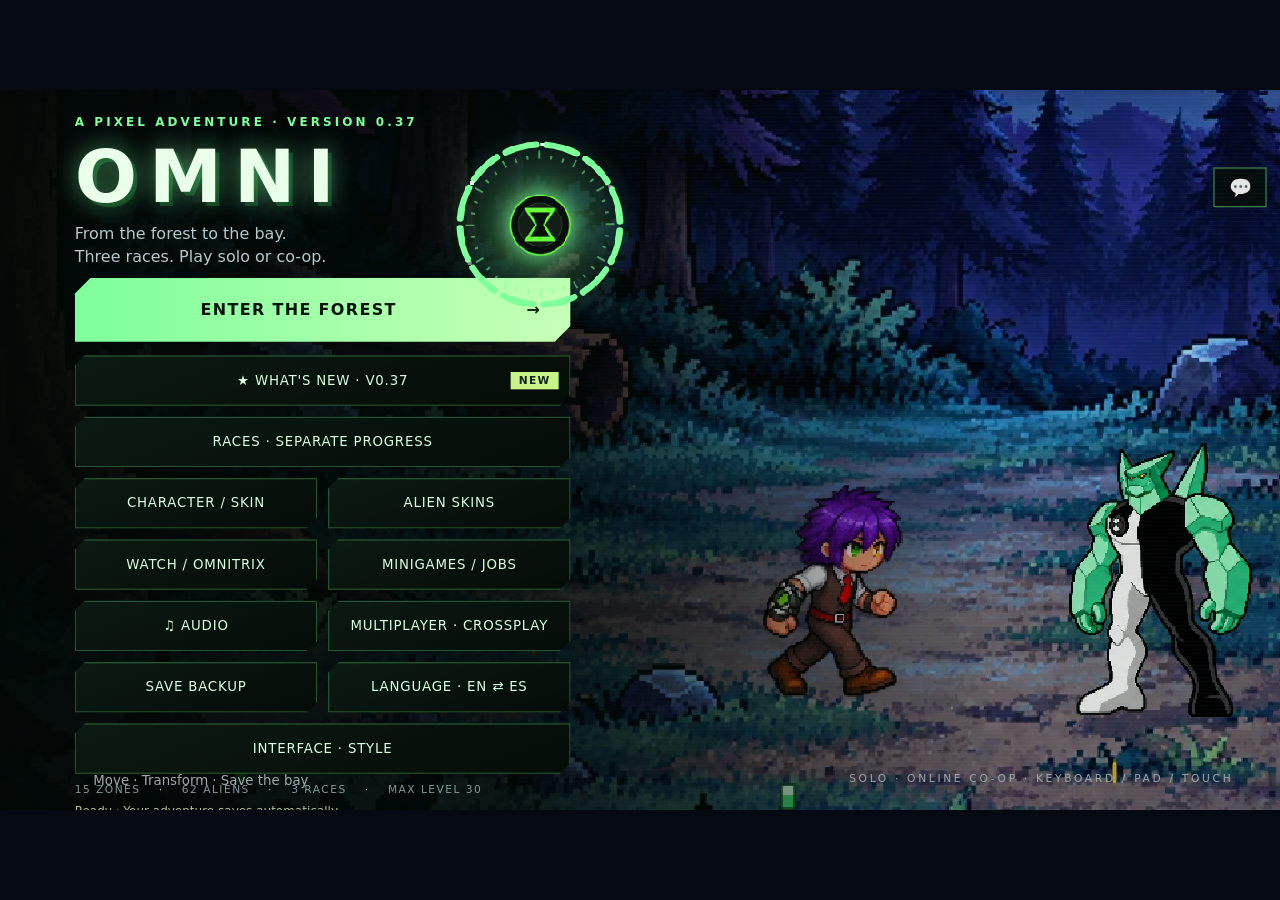
<file: index.html>
<!doctype html>
<html lang="es"><head><meta charset="utf-8"><meta name="viewport" content="width=device-width,initial-scale=1,maximum-scale=1,user-scalable=no,viewport-fit=cover"><meta name="theme-color" content="#0c1421"><title>OMNI</title><link rel="preconnect" href="https://fonts.googleapis.com"><link rel="stylesheet" href="https://fonts.googleapis.com/css2?family=Bangers&family=Share+Tech+Mono&display=swap"><link rel="icon" type="image/png" href="assets/logo-classic.png"><link rel="apple-touch-icon" href="assets/logo-classic.png"><script>window.OMNI_LOCAL_BUILD=73;</script><script>(function(){var R='https://omni-game.github.io/';window.OMNI_REMOTE=R;try{var apk=location.protocol==='file:'&&!window.__omniSingle,v=+localStorage.getItem('omni-remote')||0;if(apk&&v>(window.OMNI_LOCAL_BUILD||0)&&navigator.onLine!==false){document.write('<base href="'+R+'">');window.OMNI_REMOTE_ON=v;}}catch(e){}})();</script><link rel="stylesheet" href="style.css"><link rel="stylesheet" href="rhythm.css"><link rel="stylesheet" href="cooking.css"><link rel="stylesheet" href="ui.css"><link rel="stylesheet" href="watch.css"><link rel="stylesheet" href="tech.css"><link rel="stylesheet" href="themes.css"><link rel="stylesheet" href="extra.css"></head>
<body><main id="game"><canvas id="world" width="960" height="540"></canvas>
<div id="hud" class="hidden">
 <section class="vitals panel"><div class="identity"><span id="form">HUMANO</span><b id="level">NV. 1</b></div><div class="bar hp"><i id="hpfill"></i><span id="hptext">100 / 100</span></div><div class="bar xp"><i id="xpfill"></i></div><small id="xptext">0 / 60 EXP</small></section>
 <section class="omni panel"><div class="identity"><span id="energyname">OMNITRIX</span><b id="batterytext">100%</b></div><div class="bar battery"><i id="batteryfill"></i></div><small id="batteryhint">Listo para transformar</small><div class="mastery"><span id="masterylabel">MAESTRÍA HEATBLAST</span><b id="masterytext">0%</b></div><div class="bar masterybar"><i id="masteryfill"></i></div></section>
 <button id="mapbtn" class="panel" aria-label="Abrir mapa"><canvas id="minimap" width="110" height="62"></canvas><span>MAPA · M</span></button><button id="pause" class="smallbtn" aria-label="Pausa">Ⅱ</button>
 <button id="mission" class="mission panel"><span class="tiny">MISIÓN 01 · EL CLARO</span><strong id="questtext">Habla con Max</strong><span id="questsub">Acércate a Max ◆</span></button>
 <button id="treebtn" class="tree-button">ÁRBOL · 0 PT</button><div id="regen"></div><div id="bossbar" class="hidden"></div><div id="coins" class="panel">◈ 0 MONEDAS</div><span id="clock">LUNA ALTA</span><div id="toast" role="status"></div>
 <div id="kbhint" class="panel"><b>WASD</b>MOVER <b>E</b>HABLAR<br><b>J</b><b>CLIC</b>ATACAR <b>1-6</b>PODERES<br><b>Q</b>OMNITRIX <b>RUEDA</b>ALIEN<br><b>ESPACIO</b>SALTAR / ESQUIVAR<br><b>SHIFT</b>MOVER RÁPIDO<br><b>U</b>ESPECIAL <b>F</b>DESLIZAR <b>M</b>MAPA<br><b>K</b>ÁRBOL <b>ESC</b>PAUSA</div><div id="joystick" aria-label="Palanca de movimiento"><div class="joystick-ring"></div><span class="jup">▲</span><span class="jdown">▼</span><span class="jleft">◀</span><span class="jright">▶</span><div id="stick"></div></div>
 <button id="transform" class="transform"><span class="hourglass" aria-hidden="true"></span><strong id="transformlabel">TRANSFORMAR</strong><small id="transformhint">HEATBLAST</small></button>
 <button id="special" class="special hidden"></button><div id="dial" class="panel"><span id="dialname">HEATBLAST</span><button id="dialprev" aria-label="Alien anterior">◀</button><canvas id="dialportrait" width="52" height="52"></canvas><button id="dialnext" aria-label="Alien siguiente">▶</button><small id="dialmastery">MAESTRÍA 0%</small></div><div id="lawstatus" class="panel">KARMA 0 · SIN BÚSQUEDA</div><div id="shieldstatus" class="hidden"></div><button id="talk" class="talk hidden">◆ HABLAR</button>
 <button id="slide" class="slide-button hidden"><strong>DESLIZAR</strong><small>LISTO · F</small></button><button id="jump" class="jump-button">SALTAR · J</button><div id="fullpower" class="hidden"><span></span><i></i></div><div id="lanstatus" class="hidden"></div><button id="moreattacks" class="more-button">ATAQUES V–VI →</button><div id="attacks"><button data-skill="0" class="attack"><b>Ⅰ</b><span>PUÑO</span><small>LISTO</small></button><button data-skill="1" class="attack"><b>Ⅱ</b><span>RÁFAGA</span><small>M 15</small></button><button data-skill="2" class="attack"><b>Ⅲ</b><span>ANILLO</span><small>M 40</small></button><button data-skill="3" class="attack"><b>Ⅳ</b><span>METEORO</span><small>M 75</small></button></div>
</div>
<section id="menu" class="overlay"><div class="menu-content"><span class="eyebrow">UNA AVENTURA PIXEL · VERSIÓN 0.37</span><h1>OMNI</h1><p>Del bosque a la bahía.<br>Tres razas. Juega solo o en co-op.</p><button id="play" class="primary">ENTRAR AL BOSQUE <span>→</span></button><div class="menu-grid"><button id="racebtn" class="skin-menu-button wide">RAZAS · PROGRESOS SEPARADOS</button><button id="skins" class="skin-menu-button">PERSONAJE / SKIN</button><button id="alienskins" class="skin-menu-button">SKINS DE ALIENS</button><button id="oxbtn" class="skin-menu-button">RELOJ / OMNITRIX</button><button id="jobsbtn">MINIJUEGOS / TRABAJOS</button><button id="musicbtn" class="music-menu-button">♫ AUDIO</button><button id="lanbtn" class="music-menu-button">MULTIJUGADOR · CROSSPLAY</button><button id="backupbtn" class="music-menu-button">COPIA DE SEGURIDAD</button><button id="langbtn" class="music-menu-button">IDIOMA</button><button id="uibtn" class="music-menu-button wide">INTERFAZ · ESTILO</button></div><div class="menu-notes">15 ZONAS <em>·</em> 62 ALIENS <em>·</em> 3 RAZAS <em>·</em> NIVEL MÁX. 30</div><p id="loading">Preparando el bosque…</p></div><div class="menu-bottom">Mueve · Transfórmate · Salva la bahía <span>SOLO · CO-OP ONLINE · TECLADO / MANDO / TÁCTIL</span></div></section>
<canvas id="watchsel" class="hidden" width="960" height="540"></canvas><canvas id="watchfx" class="hidden" width="960" height="540"></canvas><canvas id="storyfx" class="hidden" width="960" height="540"></canvas>
<section id="modal" class="overlay hidden"><article class="dialog panel"><span id="dialogeyebrow" class="eyebrow"></span><h2 id="dialogtitle"></h2><div id="dialogbody"></div><div id="dialogbuttons"></div></article></section>
<div id="rotate">↻<strong>Gira tu teléfono</strong><span>El bosque se juega en horizontal.</span></div>
</main><script src="i18n-en-1.js"></script><script src="i18n-en-2.js"></script><script src="i18n-en-3.js"></script><script src="i18n-en-4.js"></script><script src="roster.js"></script><script src="alien-sheets.js"></script><script src="cutscenes.js"></script><script src="storyboards.js"></script><script src="watch-layers.js"></script><script src="prime-frames.js"></script><script src="i18n.js"></script><script src="rtc.js"></script><script src="peer.min.js"></script><script src="room.js"></script><script src="world.js"></script><script src="v3-assets.js"></script><script src="v4-assets.js"></script><script src="v5-assets.js"></script><script src="v6-assets.js"></script><script src="v7-assets.js"></script><script src="v8-assets.js"></script><script src="v9-assets.js"></script><script src="cooking.js"></script><script src="rhythm-chart.js"></script><script src="rhythm.js"></script><script src="sound.js"></script><script src="music.js"></script><script src="extra.js"></script><script src="game.js"></script><script>if(window.OMNI_REMOTE_ON&&!window.OMNI_BOOTED){try{localStorage.removeItem("omni-remote")}catch(e){}location.reload()}</script></body></html>
</file>
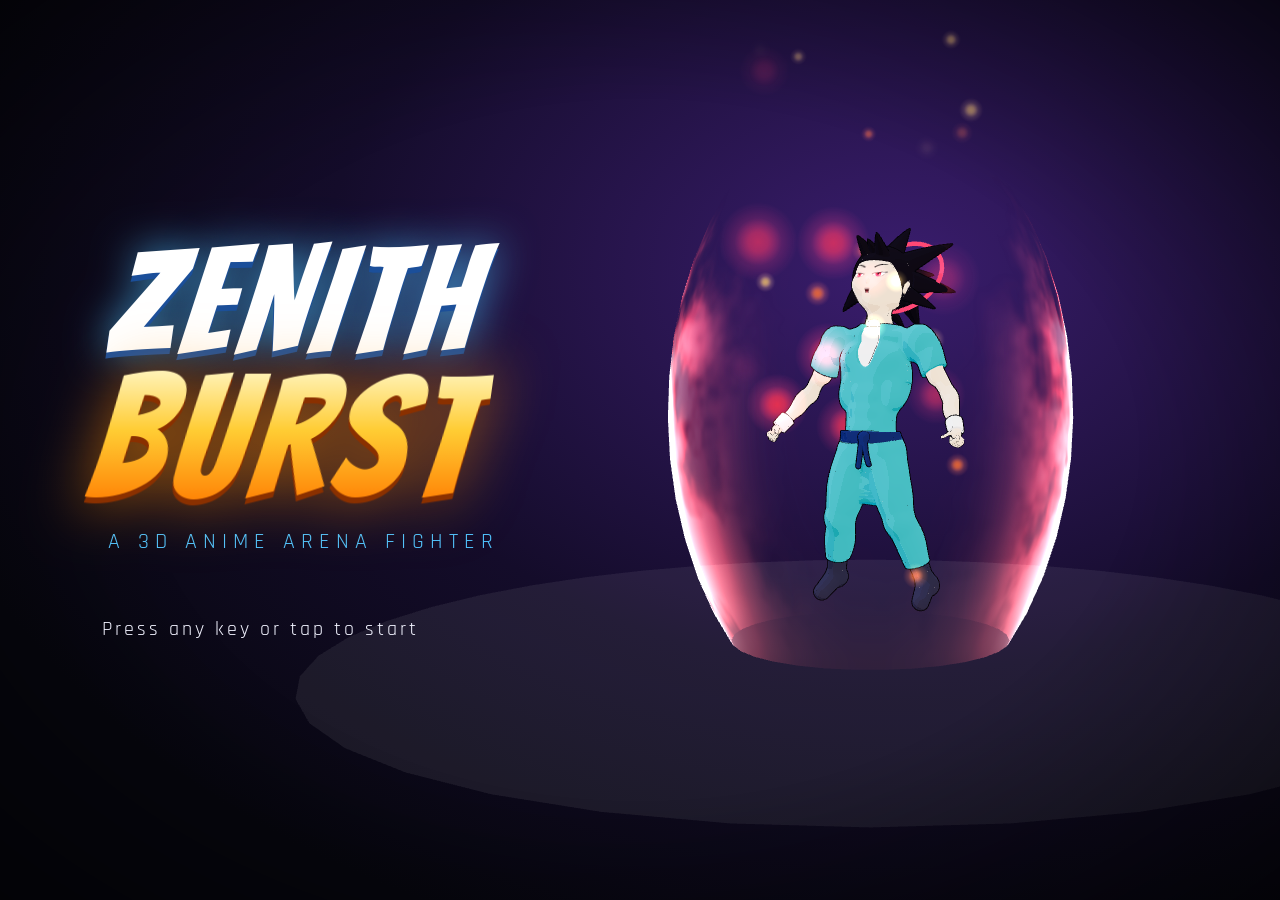
<file: saga/index.html>
<!doctype html>
<html lang="en">
<head>
<meta charset="utf-8">
<meta name="viewport" content="width=device-width,initial-scale=1,maximum-scale=1,user-scalable=no,viewport-fit=cover">
<meta name="theme-color" content="#07070f">
<title>Zenith Burst</title>
<link rel="preconnect" href="https://fonts.googleapis.com">
<link rel="stylesheet" href="https://fonts.googleapis.com/css2?family=Bangers&family=Rajdhani:wght@500;700&display=swap">
<link rel="stylesheet" href="style.css">
</head>
<body>
<canvas id="gl"></canvas>
<div id="vignette"></div>

<!-- TITLE -->
<section id="title" class="screen show">
  <div class="logo"><span>ZENITH</span><b>BURST</b></div>
  <p class="sub">A 3D anime arena fighter</p>
  <p class="press">Press any key or tap to start</p>
</section>

<!-- MAIN MENU -->
<section id="menu" class="screen">
  <div class="logo small"><span>ZENITH</span><b>BURST</b></div>
  <nav class="menu-list">
    <button data-go="story">Story Campaign<small>Episodes, choices and What-If battles</small></button>
    <button data-go="select">Battle<small>Fight the CPU with any unlocked fighter</small></button>
    <button data-go="training">Training<small>Practise combos on a dummy with infinite ki</small></button>
    <button data-go="tournament">Tournament<small>8-fighter bracket in the Arena of the Throne — ring outs count</small></button>
    <button data-go="survival">Survival<small>Endless opponents, your health carries over</small></button>
    <button data-go="shop">Shop<small>Spend crystals on costumes and stages</small></button>
    <button data-go="records">Records<small>Stats and achievements</small></button>
    <button data-go="fighters">Fighters<small>Roster, forms and move lists</small></button>
    <button data-go="controls">Controls</button>
    <button data-go="settings">Settings</button>
    <a class="omni" href="../index.html">&#9664; Back to OMNI</a>
  </nav>
  <div class="progress" id="menuProgress"></div>
</section>

<!-- STORY -->
<section id="story" class="screen">
  <header><button class="back" data-go="menu">&#9664;</button><h2>Story Campaign</h2>
    <label class="diff">Difficulty <select id="storyDiff"><option value="0">Normal</option><option value="1">Hard</option></select></label></header>
  <div id="sagas"></div>
</section>

<!-- BRIEFING -->
<section id="brief" class="screen">
  <header><button class="back" data-go="story">&#9664;</button><h2 id="briefSaga"></h2></header>
  <div class="brief-card">
    <h3 id="briefName"></h3>
    <div class="vs"><span id="briefP"></span><i>VS</i><span id="briefE"></span></div>
    <p id="briefGoal" class="goal"></p>
    <p id="briefStage" class="muted"></p>
    <p id="briefTip" class="tip"></p>
    <div id="briefStars" class="stars"></div>
    <button class="primary" id="briefStart">Begin Episode</button>
  </div>
</section>

<!-- BATTLE SELECT -->
<section id="select" class="screen">
  <header><button class="back" data-go="menu">&#9664;</button><h2 id="selectTitle">Battle</h2></header>
  <div class="select-grid">
    <div class="pick"><h4>Your fighter</h4><div class="roster" id="rosterP"></div></div>
    <div class="pick"><h4 id="oppLabel">Opponent</h4><div class="roster" id="rosterE"></div></div>
  </div>
  <div class="options">
    <label id="optStageWrap">Stage <select id="optStage"></select></label>
    <label>Costume <select id="optCostume"></select></label>
    <label>Start form <select id="optForm"></select></label>
    <label id="optDiffWrap">CPU <select id="optDiff"><option value="0.25">Easy</option><option value="0.5" selected>Normal</option><option value="0.75">Hard</option><option value="0.95">Legend</option></select></label>
    <label id="optDummyWrap">Dummy <select id="optDummy"><option value="dummy">Stand still</option><option value="0.15">Fight back (weak)</option><option value="0.5">Fight back (normal)</option></select></label>
    <button class="primary" id="selectStart">FIGHT!</button>
  </div>
</section>

<!-- TOURNAMENT BRACKET -->
<section id="bracket" class="screen">
  <header><button class="back" data-go="menu">&#9664;</button><h2>Throne Cup</h2></header>
  <div class="bracket" id="bracketView"></div>
  <p class="muted" id="bracketNote"></p>
  <div class="options"><button class="primary" id="bracketGo">Fight next match</button></div>
</section>

<!-- SHOP -->
<section id="shop" class="screen">
  <header><button class="back" data-go="menu">&#9664;</button><h2>Shop</h2><span class="crystals" id="shopCrystals"></span></header>
  <div class="shop-cols">
    <div class="pick"><h4>Costumes</h4><label class="muted">Fighter <select id="shopFighter"></select></label><div id="shopCostumes" class="shop-list"></div></div>
    <div class="pick"><h4>Stages</h4><div id="shopStages" class="shop-list"></div></div>
  </div>
</section>

<!-- RECORDS -->
<section id="records" class="screen">
  <header><button class="back" data-go="menu">&#9664;</button><h2>Records</h2></header>
  <div class="shop-cols">
    <div class="pick"><h4>Stats</h4><div id="recStats" class="rec-stats"></div></div>
    <div class="pick"><h4>Achievements</h4><div id="recAch" class="shop-list"></div></div>
  </div>
</section>

<!-- FIGHTERS -->
<section id="fighters" class="screen">
  <header><button class="back" data-go="menu">&#9664;</button><h2>Fighters</h2></header>
  <div class="roster wide" id="rosterF"></div>
  <div class="fighter-info" id="fighterInfo"></div>
</section>

<!-- CONTROLS -->
<section id="controls" class="screen">
  <header><button class="back" data-go="menu">&#9664;</button><h2>Controls</h2></header>
  <div class="ctl">
    <table>
      <tr><th>Action</th><th>Around WASD</th><th>Two hands</th><th>Gamepad</th></tr>
      <tr><td>Move / strafe around enemy</td><td>W A S D</td><td>W A S D</td><td>Left stick</td></tr>
      <tr><td>Fly up / down</td><td>Space / C</td><td>Space / C</td><td>Right stick &#8597; or D-pad</td></tr>
      <tr><td>Dash (tap = step / hold = boost)</td><td>Shift</td><td>Shift</td><td>A</td></tr>
      <tr><td>Rush combo (tap up to 5x)</td><td>F</td><td>J</td><td>X</td></tr>
      <tr><td>Smash (hold to charge, breaks guard)</td><td>G</td><td>K</td><td>B</td></tr>
      <tr><td>Ki blast</td><td>R</td><td>L</td><td>Y</td></tr>
      <tr><td>Charge ki (keep holding at full = SPARKING)</td><td>E</td><td>I</td><td>LB</td></tr>
      <tr><td>Guard (press just before a hit = VANISH)</td><td>Q</td><td>O</td><td>RB</td></tr>
      <tr><td>Super 1 / Super 2</td><td>X + F / X + G</td><td>U + J / U + K</td><td>RT + X / RT + B</td></tr>
      <tr><td>Ultimate (only while Sparking)</td><td>X + R</td><td>U + L</td><td>RT + Y</td></tr>
      <tr><td>Burst out of combos (2 skill orbs)</td><td>X + Q</td><td>U + O</td><td>RT + RB</td></tr>
      <tr><td>Transform (costs skill orbs)</td><td>Z</td><td>T or H</td><td>D-pad &#8596;</td></tr>
      <tr><td>Jump to highest affordable form (+1 orb)</td><td>X + Z</td><td>U + T</td><td>RT + D-pad &#8596;</td></tr>
      <tr><td>Chase a flying enemy (40 ki)</td><td>F after a knockback</td><td>J after a knockback</td><td>X</td></tr>
      <tr><td>Recover when knocked away</td><td>Q or Shift</td><td>O or Shift</td><td>RB or A</td></tr>
      <tr><td>Pause</td><td>Esc</td><td>P</td><td>Start</td></tr>
      <tr><td>Beam clash</td><td colspan="3">Mash any attack button!</td></tr>
    </table>
    <p class="muted">On touch screens, on-screen buttons appear during battle. Tap <b>SUPER</b> to arm it, then tap Rush / Smash / Blast / Guard.</p>
  </div>
</section>

<!-- SETTINGS -->
<section id="settings" class="screen">
  <header><button class="back" data-go="menu">&#9664;</button><h2>Settings</h2></header>
  <div class="ctl">
    <label class="row">Sound effects <input type="range" id="volSfx" min="0" max="1" step="0.05"></label>
    <label class="row">Music <input type="range" id="volMusic" min="0" max="1" step="0.05"></label>
    <label class="row">Graphics <select id="quality"><option value="high">High</option><option value="low">Low (faster)</option></select></label>
    <button id="resetSave" class="danger">Reset story progress</button>
  </div>
</section>

<!-- HUD -->
<div id="hud" class="hidden">
  <div class="side p1"><div class="port" id="h1port"></div><div class="bars"><div class="nm"><b id="h1name"></b><i id="h1form"></i></div><div class="hp"><i id="h1hp"></i><s id="h1hpd"></s></div><div class="ki" id="h1ki"></div><div class="orbs" id="h1orbs"></div></div></div>
  <div class="timer" id="htimer">&#8734;</div>
  <div class="side p2"><div class="port" id="h2port"></div><div class="bars"><div class="nm"><b id="h2name"></b><i id="h2form"></i></div><div class="hp"><i id="h2hp"></i><s id="h2hpd"></s></div><div class="ki" id="h2ki"></div><div class="orbs" id="h2orbs"></div></div></div>
  <div class="combo c1" id="combo1"></div>
  <div class="combo c2" id="combo2"></div>
  <div id="banner"></div>
  <div id="toast"></div>
  <div id="goal"></div>
  <div id="mash" class="hidden"><b>MASH!</b><div><i id="mashBar"></i></div></div>
  <div id="superList" class="hidden"></div>
  <div id="hint">F Rush · G Smash · R Blast · E Charge · Q Guard · Shift Dash · X+F/G Super · X+R Ultimate · Z Transform · Esc Pause</div>
  <button id="pauseBtn">&#10074;&#10074;</button>
</div>
<div id="letterbox"><i></i><i></i></div>
<div id="flash"></div>
<div id="loading"><i></i>Sculpting fighters…</div>

<!-- TOUCH -->
<div id="touch" class="hidden">
  <div class="stick"><i></i></div>
  <div class="vert"><button data-btn="rise">&#9650;</button><button data-btn="sink">&#9660;</button></div>
  <div class="acts">
    <button data-btn="mod" data-toggle class="mod">SUPER</button>
    <button data-btn="transform" class="trans">TRANS</button>
    <button data-btn="charge">CHARGE</button>
    <button data-btn="guard">GUARD</button>
    <button data-btn="blast">BLAST</button>
    <button data-btn="dash">DASH</button>
    <button data-btn="smash">SMASH</button>
    <button data-btn="rush" class="big">RUSH</button>
  </div>
</div>

<!-- DIALOGUE -->
<div id="dialog" class="hidden"><div class="box"><div class="who"><span class="dport" id="dport"></span><b id="dname"></b></div><p id="dtext"></p><small>&#9654; tap / Enter</small></div><button id="dskip">Skip &#9193;</button></div>

<!-- CHOICE -->
<div id="choice" class="overlay hidden"><div class="panel"><h3 id="choicePrompt"></h3><div id="choiceOpts"></div></div></div>

<!-- PAUSE -->
<div id="pause" class="overlay hidden"><div class="panel">
  <h3>Paused</h3>
  <button id="pResume" class="primary">Resume</button>
  <button id="pRestart">Restart</button>
  <button id="pMoves">Move list</button>
  <button id="pQuit">Quit to menu</button>
  <div id="pMoveList" class="hidden"></div>
</div></div>

<!-- RESULTS -->
<div id="results" class="overlay hidden"><div class="panel">
  <h2 id="resTitle"></h2>
  <div id="resStars" class="stars big"></div>
  <ul id="resList"></ul>
  <div id="resUnlocks"></div>
  <div class="row-btns"><button id="resNext" class="primary">Continue</button><button id="resRetry">Retry</button><button id="resQuit">Menu</button></div>
</div></div>

<script src="lib/three.min.js"></script>
<script src="lib/GLTFLoader.min.js"></script>
<script src="data.js"></script>
<script src="audio.js"></script>
<script src="input.js"></script>
<script src="textures.js"></script>
<script src="sculpt.js"></script>
<script src="models.js"></script>
<script src="face.js"></script>
<script src="mocap.js"></script>
<script src="fighter.js"></script>
<script src="stage.js"></script>
<script src="post.js"></script>
<script src="battle.js"></script>
<script src="ui.js"></script>
</body>
</html>
</file>
<file: style.css>
:root{font-family:Arial,Helvetica,sans-serif;color:#f1f6ed;background:#050912;font-synthesis:none}*{box-sizing:border-box;-webkit-tap-highlight-color:transparent;user-select:none;-webkit-user-select:none}html,body{margin:0;width:100%;height:100%;overflow:hidden;touch-action:none}button{font:inherit;color:inherit;cursor:pointer;border:0;touch-action:none}button:active{filter:brightness(1.3);transform:translateY(1px)}#game{width:960px;height:540px;position:absolute;left:50%;top:50%;transform-origin:center;overflow:hidden;background:#0b1020}canvas{width:100%;height:100%;image-rendering:pixelated}.hidden{display:none!important}.panel{background:linear-gradient(120deg,rgba(12,23,34,.95),rgba(10,20,32,.86));border:1px solid #758e8455;box-shadow:0 4px 20px #0004}.vitals{position:absolute;top:20px;left:22px;width:217px;padding:12px 14px 8px;border-left:3px solid #c1f270}.identity{display:flex;justify-content:space-between;align-items:center;font-size:11px;font-weight:800;letter-spacing:1.4px}.identity b{color:#c6f881;font-size:10px}.bar{position:relative;height:13px;background:#070e17;margin-top:8px;border:1px solid #ffffff12;overflow:hidden}.bar i{display:block;height:100%;width:100%;transition:width .15s linear}.hp i{background:linear-gradient(90deg,#69944b,#c2f982)}.hp span{position:absolute;inset:0;text-align:center;font-size:10px;font-weight:bold;text-shadow:0 1px 2px #000}.xp{height:4px;margin-top:5px}.xp i{background:#9b87f8;width:0}.vitals small{font-size:8px;color:#b7c2c4;display:block;text-align:right;margin-top:4px;letter-spacing:.7px}.omni{position:absolute;left:254px;top:20px;width:221px;padding:12px 14px 10px}.battery{height:6px}.battery i{background:#80dbce}.omni small{font-size:9px;color:#9cafbd;display:block;margin-top:5px}.mastery{display:flex;justify-content:space-between;font-size:8px;color:#dfb799;margin-top:9px;letter-spacing:.8px}.masterybar{height:4px;margin-top:5px}.masterybar i{background:#ffa556;width:0}.smallbtn{position:absolute;right:22px;top:20px;background:#102133dc;border:1px solid #71847877;width:42px;height:42px;font-size:22px}.mission{position:absolute;right:79px;top:20px;width:278px;text-align:left;padding:12px 14px;border-right:3px solid #d3ae72}.tiny{font-size:8px;letter-spacing:1.5px;color:#d3ae72;display:block}.mission strong{font-size:12px;display:block;margin:6px 0}.mission>span:last-child{font-size:10px;color:#aebdbd}#clock{position:absolute;right:26px;top:128px;font-size:8px;letter-spacing:2px;color:#d6d9df;text-shadow:0 2px 2px #000}#toast{position:absolute;top:148px;left:50%;transform:translateX(-50%);background:#0c1823ea;border:1px solid #a4c17577;padding:10px 20px;font-size:12px;opacity:0;transition:opacity .2s;white-space:nowrap;pointer-events:none}#toast.show{opacity:1}#joystick{position:absolute;bottom:22px;left:24px;width:154px;height:154px;border-radius:50%;background:#0b1b2a70;border:1px solid #b5d1cd40;touch-action:none}.joystick-ring{position:absolute;inset:20px;border:1px solid #d4e5d52c;border-radius:50%}#stick{position:absolute;left:52px;top:52px;width:50px;height:50px;border-radius:50%;background:radial-gradient(circle at 38% 25%,#64847aa0,#1d374bdc);border:2px solid #bdd2c86f;box-shadow:0 3px 10px #0008}#joystick>span{position:absolute;color:#afc9c584;font-size:10px}.jup{top:10px;left:71px}.jdown{bottom:10px;left:71px}.jleft{left:12px;top:70px}.jright{right:12px;top:70px}.transform{position:absolute;bottom:25px;left:210px;width:130px;height:85px;background:linear-gradient(140deg,#1b3525e8,#0d1c21eb);border:1px solid #b8ef72a0;border-bottom:3px solid #b8ef72;display:flex;align-items:center;flex-direction:column;justify-content:center;box-shadow:0 0 25px #92eb4d14}.hourglass{font-size:25px;color:#baf780;line-height:30px}.transform strong{font-size:10px;letter-spacing:.6px}.transform small{font-size:8px;color:#a6bead;margin-top:5px}.transform.unavailable{border-color:#888b8b;background:#253038bd}.talk{position:absolute;bottom:126px;left:210px;width:130px;padding:12px 0;background:#c4d8a8;color:#172822;font-size:11px;font-weight:bold;border-bottom:3px solid #759057}#attacks{position:absolute;bottom:25px;right:25px;display:grid;grid-template-columns:repeat(2,83px);gap:10px}.attack{height:72px;background:linear-gradient(130deg,#202731e8,#131d2aeb);border:1px solid #d8ad736f;border-bottom:3px solid #c39058;position:relative;overflow:hidden}.attack b{display:block;font-family:Georgia,serif;font-size:25px;line-height:25px;color:#ffd799}.attack span{font-size:9px;letter-spacing:.7px;display:block;margin-top:4px}.attack small{font-size:8px;color:#bba98e;display:block;margin-top:3px}.attack.locked{border-color:#55647188;opacity:.57}.attack.locked b{color:#97a2b2}.attack.cooldown{border-bottom-color:#667282}.overlay{position:absolute;inset:0;z-index:20;background:#020610aa;display:flex;align-items:center;justify-content:center}.menu-content{position:absolute;left:70px;top:73px}#menu{background:linear-gradient(90deg,#080e1cf5,#080e1ccf 39%,#080e1c18 80%)}.eyebrow{font-size:9px;font-weight:bold;letter-spacing:2.3px;color:#bfda9a}h1{font-size:88px;letter-spacing:10px;line-height:1;margin:20px 0 23px;color:#e2f2cf;text-shadow:3px 3px 0 #324733;font-weight:900}h1 span{display:block;letter-spacing:4px;font-size:15px;margin-top:14px;color:#cfdddb;text-shadow:none}.menu-content p{font-size:14px;line-height:1.65;color:#b7c8cd;margin-bottom:27px}.primary{padding:17px 22px;background:#c8f387;color:#14241e;font-size:12px;letter-spacing:1px;font-weight:800;min-width:268px;border-bottom:4px solid #7b9e4c;box-shadow:0 0 36px #8bcd5220}.primary span{float:right;margin-left:25px}.menu-notes{font-size:8px;letter-spacing:1.1px;color:#83999d;margin-top:16px}.menu-notes em{font-style:normal;margin:0 10px;color:#c9e0b0}.menu-content #loading{font-size:10px;margin-top:15px;color:#adc18e}.menu-bottom{position:absolute;bottom:25px;left:70px;right:35px;font-size:10px;color:#9cabad}.menu-bottom span{float:right;font-size:8px;letter-spacing:2px}#modal{backdrop-filter:blur(3px);background:#030812bb;z-index:30}.dialog{width:530px;max-height:485px;padding:27px 30px;border-top:3px solid #b7de83;overflow:auto;touch-action:pan-y}.dialog h2{font-size:27px;letter-spacing:-.5px;margin:12px 0 16px}.dialog p{font-size:12px;color:#bcccce;line-height:1.7}.dialog .reward{background:#acdd6f10;border-left:2px solid #b3d787;padding:10px 14px;color:#dbecbe}.dialog .skills{display:grid;grid-template-columns:1fr 1fr;gap:8px;font-size:11px}.dialog .skills>div{border:1px solid #66808044;padding:9px;line-height:1.6;color:#b9c9c9}.dialog .skills b{color:#ffce92;display:block}.dialog .skills small{font-size:10px}#dialogbuttons{display:flex;gap:10px;margin-top:20px;flex-wrap:wrap}#dialogbuttons button{padding:12px 16px;font-size:11px;background:#283947;border:1px solid #6a838266}#dialogbuttons button:first-child{background:#c6ed92;color:#17251d;border-color:#a6c978;font-weight:bold}#rotate{display:none;position:absolute;inset:0;z-index:99;background:#0c1521;align-items:center;justify-content:center;flex-direction:column;font-size:55px}#rotate strong{font-size:25px;margin:20px}#rotate span{font-size:17px;color:#a6b8ba}@media(orientation:portrait) and (pointer:coarse){#rotate{display:flex}}

.hourglass{display:block;width:28px;height:28px;background:#baf780;clip-path:polygon(0 0,100% 0,65% 50%,100% 100%,0 100%,35% 50%);margin-bottom:7px;flex-shrink:0}.transform strong{max-width:120px;line-height:12px}.transform small{margin-top:4px}

#mapbtn{position:absolute;left:488px;top:20px;width:103px;height:86px;padding:3px;overflow:hidden}#minimap{width:95px;height:59px;image-rendering:pixelated}#mapbtn span{display:block;font-size:8px;letter-spacing:1.3px;color:#cae3b0;margin-top:4px}#dial{position:absolute;left:355px;bottom:25px;width:192px;height:85px;border-bottom:2px solid #90c989;text-align:center}#dialname{display:block;font-size:9px;letter-spacing:1.2px;margin-top:6px}#dialportrait{width:50px;height:50px;image-rendering:pixelated}#dial button{position:absolute;top:24px;width:43px;height:40px;background:#263e35b0;color:#d4efb0;border:1px solid #567363;font-size:17px}#dialprev{left:7px}#dialnext{right:7px}#dial button:disabled{opacity:.35}#dialmastery{position:absolute;bottom:4px;left:0;right:0;font-size:8px;color:#a8c7bd}#shieldstatus{position:absolute;left:22px;top:105px;color:#baffeb;background:#082827dd;border:1px solid #76bea2;padding:6px 10px;font-size:10px}.attack.diamond{border-color:#81dbc588}.attack.diamond b{color:#b8ffee}.dialog.map-dialog{width:760px;padding:20px 25px}.zonecards{display:grid;grid-template-columns:repeat(4,1fr);gap:9px}.zonecard{padding:7px;background:#15232e;border:1px solid #58747155;text-align:left;cursor:pointer}.zonecard.active{border-color:#bdeb83}.zonecard canvas{width:100%;height:60px;image-rendering:pixelated}.zonecard b{display:block;font-size:10px;margin-top:7px}.zonecard small{display:block;font-size:8px;color:#9aadaf;margin-top:4px}.map-legend{font-size:10px;line-height:1.6;color:#bed4c8;margin-top:10px}.map-legend span{margin-right:14px}#areamap{width:100%;height:150px;margin-top:10px;background:#0a1722;border:1px solid #73918166;image-rendering:pixelated}.map-dialog h2{margin:7px 0 13px;font-size:23px}.map-dialog p{margin:8px 0}.map-dialog #dialogbuttons{margin-top:12px}.dialog .skills .crystal{color:#b6ffe9}

#lawstatus{position:absolute;left:22px;top:137px;padding:6px 9px;font-size:9px;letter-spacing:.4px;max-width:242px;color:#cad6ca}#lawstatus.wanted{border-color:#fa8e85;color:#ffd3ac;background:#372127ed}.zonecards{grid-template-columns:repeat(3,1fr)}.zonecard canvas{height:37px}.zonecard b{margin-top:3px}.zonecard small{margin-top:2px}.dialog.map-dialog{padding:16px 25px}#areamap{height:100px}.map-dialog .map-legend{font-size:9px}.map-dialog p{font-size:11px}.attack.fourarms b{color:#ffb9a2}.attack.fourarms{border-color:#dd8d7a88}

.skin-menu-button{display:block;margin-top:10px;padding:12px 18px;min-width:268px;background:#182934e8;border:1px solid #6d9180;font-size:11px;letter-spacing:1px}.menu-content{top:68px}.menu-content h1{margin:18px 0 22px}.menu-content p{margin-bottom:20px}.skincards{display:grid;grid-template-columns:repeat(3,1fr);gap:10px}.skincard{padding:8px;background:#10212c;border:1px solid #567566}.skincard.active{border:2px solid #c5f28a;background:#244139}.skincard canvas{width:100%;height:170px;object-fit:contain}.skincard strong,.skincard small{display:block;margin-top:6px}.skincard strong{font-size:12px}.skincard small{font-size:8px;color:#bbdca3}.slide-button{position:absolute;bottom:25px;right:214px;width:105px;height:65px;border:1px solid #99e8cf;background:#153e38e8;border-bottom:3px solid #aaffdf}.slide-button strong,.slide-button small{display:block;font-size:10px}.slide-button small{margin-top:7px;color:#bddfd7;font-size:9px}.slide-button.cooldown{opacity:.55}.attack.xlr8{border-color:#70d5fa88}.attack.xlr8 b{color:#98e7ff}

.menu-content{top:34px}.menu-content h1{font-size:76px;margin:12px 0}.menu-content p{margin-bottom:12px;font-size:12px}.skin-menu-button{padding:10px 18px;margin-top:8px}.menu-content #loading{font-size:9px;margin-top:9px}.menu-notes{margin-top:10px}.music-menu-button{padding:8px 14px;margin-top:8px;background:#223742;border:1px solid #6b8780;font-size:10px}.tree-button{position:absolute;left:254px;top:115px;width:133px;height:29px;font-size:10px;background:#26382d;border:1px solid #b3d790;color:#d9f9b1}#regen{position:absolute;top:116px;left:22px;font-size:8px;color:#c1e2c4;text-shadow:1px 1px #000}#bossbar{position:absolute;left:300px;top:180px;padding:8px 14px;background:#331a1ed9;border:1px solid #e39a61;font-size:11px;color:#ffd9a5}.more-button{position:absolute;bottom:192px;right:25px;width:176px;height:31px;background:#203c45eb;border:1px solid #8faab1;font-size:10px}.racecards{display:grid;grid-template-columns:1fr 1fr;gap:12px}.racecard{padding:20px 12px;background:#142a36;border:1px solid #637e75}.racecard.active,.skillnode.active{border-color:#c8ed91;background:#243e35}.racecard small{font-size:10px;color:#cae8b1}.treegrid{display:grid;grid-template-columns:1fr 1fr;gap:8px}.skillnode{padding:10px;text-align:left;background:#142632;border:1px solid #566c71}.skillnode b,.skillnode small,.skillnode span{display:block}.skillnode b{font-size:11px}.skillnode small{font-size:9px;color:#cfdda8;margin-top:5px}.skillnode span{font-size:9px;margin-top:5px;color:#b2c5c9}.inlinebtn{background:#223c43;border:1px solid #728f88;padding:10px;font-size:10px;margin:4px}.music-controls input{width:100%;margin:10px 0}.music-controls small{font-size:10px;color:#aac5c7}

.jump-button{position:absolute;left:570px;bottom:25px;width:98px;height:64px;background:#263544e8;border:1px solid #adcdd7;border-bottom:3px solid #86bccc;font-size:11px;color:#deeff4}.jump-button:disabled{opacity:.4}#fullpower{position:absolute;top:153px;left:22px;width:220px;height:27px;background:#26171bec;border:1px solid #ec9b4a;overflow:hidden}#fullpower i{display:block;position:absolute;bottom:0;left:0;height:5px;background:#ffb343}#fullpower span{display:block;font-size:9px;padding:5px;color:#ffdfae}#lanstatus{position:absolute;top:155px;right:26px;font-size:9px;color:#abe8f3;background:#102333dd;padding:6px;border:1px solid #527c85;max-width:280px}.lanfields{display:flex;gap:10px}.lanfields label{font-size:10px;width:50%}.lanfields input{display:block;width:100%;background:#071923;color:#e7ffe7;border:1px solid #749286;padding:10px;margin-top:6px;user-select:text;touch-action:auto}.zonecards{grid-template-columns:repeat(4,1fr)}.menu-content{top:24px}.menu-content h1{font-size:70px}.menu-content p{line-height:1.4}.menu-bottom{bottom:17px}.menu-content .music-menu-button{margin-right:6px}.dialog h2{font-size:24px}

#coins{position:absolute;left:398px;top:115px;padding:8px 10px;color:#f3d58b;font:bold 10px Arial;pointer-events:none}.music-controls label{display:block;margin-top:10px;color:#d6edca}.music-controls input[type=range]{width:100%;accent-color:#b9ef8c}

#shieldstatus{top:173px}.music-controls p{margin:6px 0;font-size:11px}.music-controls input{margin:4px 0}.music-controls label{font-size:12px;margin-top:6px}
</file>
<file: rhythm.css>
#rhythm{position:absolute;inset:0;z-index:40;touch-action:none;background:#070d1e}#rhythmcanvas{position:absolute;inset:0;width:960px;height:540px}.rhythmmode #hud,.rhythmmode #menu,.rhythmmode #modal{display:none!important}.rhythm-top{position:absolute;left:24px;top:20px;right:87px;display:flex;justify-content:space-between;align-items:flex-start;color:#f5eaff;text-shadow:0 2px 3px #000}.rhythm-top>div:first-child{width:344px;padding:13px 16px;background:#11132cd9;border:1px solid #9c78c9;border-left:3px solid #dcafff}.rhythm-top b{font-size:13px;letter-spacing:2px}.rhythm-top small{display:block;font-size:9px;margin:7px 0;letter-spacing:1px}.rhythm-health{height:10px;background:#322445}.rhythm-health i{display:block;height:100%;background:linear-gradient(90deg,#d97af1,#cafc9b);width:80%}#rhythmhealth{display:block;font-size:9px;margin-top:5px}#rhythmscore{margin-top:9px;background:#121529db;border:1px solid #7476a7;padding:12px;font-size:12px;color:#e5ffbf}#rhythmpause{position:absolute;right:23px;top:20px;width:47px;height:47px;background:#28263e;border:1px solid #a696cb;font-size:23px}#rhythmlanes{position:absolute;left:432px;bottom:18px;display:flex;gap:19px}#rhythmlanes button{width:106px;height:80px;border-radius:8px;font-size:43px;font-weight:bold;background:#172039eb;border:2px solid var(--lane);border-bottom:5px solid var(--lane);color:var(--lane);touch-action:none}#rhythmlanes button:active{background:#45536d;transform:translateY(2px)}#rhythmcover{position:absolute;inset:0;background:#030718bd;display:flex;align-items:center;justify-content:center;backdrop-filter:blur(3px)}.rhythm-card{width:530px;padding:28px;border:1px solid #c795f0;border-top:3px solid #dfafff;background:#14182def;text-align:center}.rhythm-card h2{font-size:28px;color:#f2d9ff;margin:5px 0 20px}.rhythm-card p{font-size:13px;color:#cdd8e9;white-space:pre-line;line-height:1.9}.rhythm-card button{padding:13px 18px;margin:5px;background:#314058;border:1px solid #869eac;font-size:11px}.rhythm-card button:first-child{background:#dbb4f5;color:#251536;font-weight:bold}.alien-skin-cards{display:grid;grid-template-columns:1fr 1fr;gap:12px}.alien-skin-cards button{background:#142b36;border:1px solid #7b9481;padding:12px}.alien-skin-cards button.active{border:2px solid #c3f38e}.alien-skin-cards canvas{display:block;width:100%;height:160px;object-fit:contain}.alien-skin-cards b,.alien-skin-cards small{display:block;margin-top:8px}.alien-skin-cards small{font-size:10px;color:#cfb8ee}.skin-actions{display:flex;gap:8px}.skin-actions .skin-menu-button{min-width:130px;width:130px;font-size:9px;padding:10px 3px}#menu .menu-content{top:22px}#menu .menu-content h1{font-size:65px}#menu .menu-content .menu-notes{font-size:8px}
</file>
<file: cooking.css>
#cooking{position:absolute;inset:0;z-index:40;background:#102f35;touch-action:none}#cookcanvas{position:absolute;inset:0;width:960px;height:540px}.cookingmode #hud,.cookingmode #menu,.cookingmode #modal{display:none!important}#cooking header{position:absolute;top:16px;left:22px;right:22px;display:flex;align-items:center;gap:18px;border-bottom:1px solid #548080;padding-bottom:13px}#cooking header div{flex:1}#cooking header small{display:block;color:#94d1c6;letter-spacing:3px;font-size:10px}#cookrank{display:inline-block;font-size:23px;color:#f6e3b5;margin-top:6px}#cookprogress{font-size:11px;margin-left:17px;color:#b3cbd0}#cookcoins{color:#ffe19c;font-size:16px}#cooking button{background:#214950;border:1px solid #89bab0;color:#e8f1df;font-weight:bold;touch-action:none}#cookpause{width:44px;height:44px;font-size:20px}#cookticket{position:absolute;left:22px;top:111px;width:210px;height:397px;box-sizing:border-box;background:#fff0cd;color:#493528;padding:16px;border-top:5px solid #e6aa65;box-shadow:5px 5px #0004}#cookticket small{font-size:9px;letter-spacing:1px;color:#8b6341}#cookname{font-size:19px;margin:12px 0 8px;line-height:1.2}#cookticket p{font-size:10px}#cooksteps{list-style:none;margin:14px 0 0;padding:0}#cooksteps li{display:flex;align-items:center;height:35px;font-size:10px;border-bottom:1px dashed #ac987955}#cooksteps li canvas{width:48px;height:32px;flex-shrink:0}#cooksteps li.correct{background:#bad9a5}#cooksteps li.wrong{background:#eaa598}#cookstatus{position:absolute;left:266px;top:87px;right:20px;text-align:center;font-size:11px;color:#ffe5b6}#cookundo,#cookclear,#cookserve{position:absolute;top:337px;height:30px;font-size:10px}#cookundo{left:270px;width:101px}#cookclear{left:383px;width:93px}#cookserve{left:514px;width:210px;background:#c9e6a2!important;color:#193b35!important}#cooking button:disabled{opacity:.5}#cookcover{position:absolute;inset:0;background:#061b27b8;display:flex;align-items:center;justify-content:center;backdrop-filter:blur(3px)}#cookcover article{width:540px;padding:30px;text-align:center;background:#143a40;border:1px solid #87b79e;border-top:4px solid #d4e99d}#cookcover small{letter-spacing:4px;color:#aadcca;font-size:11px}#cookcover h2{font-size:27px;color:#e8f7cd}#cookcover p{white-space:pre-line;line-height:1.9;font-size:13px;color:#d6e6de}#cookcover button{padding:14px 20px;margin:6px;font-size:11px}#cookcover button:first-child{background:#c9e6a2;color:#193b35}#jobsbtn{display:block;width:270px;background:#3d4b38;border:1px solid #b7ce8d;color:#e8f5cd;margin-top:8px;padding:10px;font-size:10px}.jobcards{display:grid;grid-template-columns:1fr 1fr;gap:12px}.jobcards button{padding:16px;background:#153a40;border:1px solid #89ae9b;text-align:left}.jobcards strong,.jobcards small{display:block}.jobcards strong{font-size:17px;color:#e6ebbd}.jobcards p{font-size:11px}.jobcards small{font-size:10px;color:#95d9c5}#menu .menu-content{top:12px}#menu .menu-content h1{font-size:55px;margin:7px 0}#menu .menu-content>p{margin:6px 0}#menu .menu-content .menu-notes{margin-top:7px}
</file>
<file: ui.css>
/* OMNI 0.9.2 UI polish: loaded last, overrides layout from style.css */
:root { --ox: #baf780; --ui-radius: 8px; --ui-gap: 12px; }
#game { --ox: #baf780; font-family: system-ui, 'Segoe UI', Roboto, 'Helvetica Neue', Arial, sans-serif; }
button { font-family: inherit; }
@media (hover: hover) { button:hover { filter: brightness(1.14); } }
button:focus-visible { outline: 2px solid var(--ox); outline-offset: 2px; }

/* shared panel look */
.panel { border-radius: var(--ui-radius); border: 1px solid #8fb1a54d; backdrop-filter: blur(4px); box-shadow: 0 6px 22px #0005; }
.panel, .tree-button, #coins, #lawstatus, #lanstatus, #shieldstatus, #fullpower, .more-button, .attack, .transform, .jump-button, .slide-button, .talk, #toast { border-radius: var(--ui-radius); }

/* ---- top row: four equal cards on one baseline ---- */
.vitals, .omni, .mission, #mapbtn { top: 14px; height: 92px; }
.vitals { left: 14px; width: 228px; padding: 11px 14px 8px; }
.omni { left: 252px; width: 228px; padding: 11px 14px 8px; }
.mission { left: 490px; right: auto; width: 300px; padding: 11px 14px; border-right: 0; border-left: 3px solid #d3ae72; }
#mapbtn { left: 800px; width: 98px; padding: 4px; }
#minimap { width: 90px; height: 56px; border-radius: 5px; }
#pause { left: 906px; right: auto; top: 14px; width: 40px; height: 40px; border-radius: var(--ui-radius); }
.identity span { letter-spacing: 1.4px; }

/* ---- second row: status chips on the left, tidy stack ---- */
#lawstatus { left: 14px; top: 114px; max-width: 228px; height: 28px; display: flex; align-items: center; padding: 0 10px; }
#regen { left: 16px; top: 148px; }
#shieldstatus { left: 14px; top: 166px; border-radius: var(--ui-radius); }
#fullpower { left: 14px; top: 188px; width: 228px; }
.tree-button { left: 252px; top: 114px; width: 110px; height: 28px; border-color: color-mix(in srgb, var(--ox) 55%, transparent); color: var(--ox); }
#coins { left: 370px; top: 114px; height: 28px; padding: 0 10px; display: flex; align-items: center; }
#clock { right: 16px; top: 118px; font-size: 9px; }
#toast { top: 152px; max-width: 520px; white-space: normal; text-align: center; line-height: 1.35; border-color: color-mix(in srgb, var(--ox) 45%, transparent); }
#lanstatus { right: 14px; top: 140px; }

/* ---- bottom: touch controls ---- */
.transform { left: 200px; bottom: 20px; width: 130px; height: 84px; }
#dial { left: 342px; bottom: 20px; border-radius: var(--ui-radius); }
.jump-button { bottom: 20px; }
.talk { left: 200px; bottom: 114px; }
#joystick { bottom: 18px; left: 20px; }
#attacks { bottom: 20px; }
.attack { border-radius: var(--ui-radius); }

/* ---- Omnitrix themes: colour + dial shape ---- */
.omni .battery i, .masterybar i { background: var(--ox); }
.transform { border-color: color-mix(in srgb, var(--ox) 60%, transparent); border-bottom: 3px solid var(--ox); box-shadow: 0 0 26px color-mix(in srgb, var(--ox) 16%, transparent); background: linear-gradient(140deg, color-mix(in srgb, var(--ox) 16%, #0b141b), #0c171dee); }
.transform.unavailable { border-color: #888b8b; border-bottom-color: #888b8b; box-shadow: none; background: #253038bd; }
.hourglass { background: var(--ox); clip-path: var(--ox-shape, polygon(0 0, 100% 0, 65% 50%, 100% 100%, 0 100%, 35% 50%)); filter: drop-shadow(0 0 6px var(--ox)); }
#dial { border-color: color-mix(in srgb, var(--ox) 38%, #758e84); }
.omni .identity span { color: var(--ox); }
[data-ox="classic"] { --ox-shape: polygon(0 0, 100% 0, 65% 50%, 100% 100%, 0 100%, 35% 50%); }
[data-ox="prime"] { --ox-shape: circle(50%); }
[data-ox="ember"] { --ox-shape: polygon(50% 0, 100% 50%, 50% 100%, 0 50%); }
[data-ox="crimson"] { --ox-shape: polygon(25% 3%, 75% 3%, 100% 50%, 75% 97%, 25% 97%, 0 50%); }
[data-ox="azure"] { --ox-shape: polygon(50% 0, 100% 100%, 0 100%); }
[data-ox="violet"] { --ox-shape: polygon(50% 0, 62% 38%, 100% 50%, 62% 62%, 50% 100%, 38% 62%, 0 50%, 38% 38%); }
[data-ox="gold"] { --ox-shape: polygon(0 0, 50% 36%, 100% 0, 100% 100%, 50% 64%, 0 100%); }
[data-ox="stealth"] { --ox-shape: polygon(35% 0, 65% 0, 65% 35%, 100% 35%, 100% 65%, 65% 65%, 65% 100%, 35% 100%, 35% 65%, 0 65%, 0 35%, 35% 35%); }
[data-ox="prime"] .hourglass, .oxcard[data-ox="prime"] .oxshape { background: radial-gradient(circle, transparent 33%, var(--ox) 36%); }
.oxgrid { display: grid; grid-template-columns: repeat(4, 1fr); gap: 10px; margin: 10px 0 4px; }
.oxcard { display: flex; flex-direction: column; align-items: center; gap: 10px; padding: 14px 6px 10px; background: #14232d; border: 1px solid #55737a; border-radius: var(--ui-radius); font-size: 10px; letter-spacing: .5px; }
.oxcard.active { border-color: var(--ox); box-shadow: 0 0 0 1px var(--ox), 0 0 18px color-mix(in srgb, var(--ox) 30%, transparent); background: #1b3038; }
.oxshape { width: 44px; height: 44px; background: var(--ox); clip-path: var(--ox-shape); filter: drop-shadow(0 0 7px var(--ox)); }

/* ---- main menu: compact two-column grid ---- */
.menu-content { top: 26px; left: 56px; width: 372px; }
.menu-content h1 { font-size: 64px; margin: 10px 0 8px; letter-spacing: 9px; }
.menu-content p { font-size: 12px; line-height: 1.45; margin-bottom: 12px; }
.primary { width: 100%; min-width: 0; border-radius: var(--ui-radius); }
.menu-grid { display: grid; grid-template-columns: repeat(2, minmax(0, 1fr)); gap: 8px; margin-top: 10px; }
.menu-grid button, .menu-grid #jobsbtn { margin: 0 !important; min-width: 0 !important; width: 100%; padding: 10px 8px; font-size: 10px; letter-spacing: .6px; background: #182934e8 !important; border: 1px solid #6d9180; border-radius: var(--ui-radius); color: #e5f1e8; min-height: 38px; }
.menu-grid .wide { grid-column: 1 / -1; }
.menu-grid button:hover { border-color: var(--ox); }
.menu-notes { margin-top: 12px; }
.menu-content #loading { margin-top: 8px; }

/* ---- keyboard hint bar (PC) / hide stick on desktop ---- */
#kbhint { display: none; position: absolute; left: 14px; bottom: 20px; padding: 8px 8px; font-size: 8.5px; line-height: 1.9; letter-spacing: 0; color: #c7d6d3; width: 172px; pointer-events: none; white-space: nowrap; }
#kbhint b { display: inline-block; min-width: 16px; text-align: center; padding: 0 3px; margin-right: 2px; background: #223540; border: 1px solid #5d7c85; border-radius: 4px; color: var(--ox); font-size: 9px; }
@media (hover: hover) and (pointer: fine) {
  #joystick { display: none; }
  #kbhint { display: block; }
  button { cursor: pointer; }
}
/* 0.15.5 UI polish */
#game.selopen #hud { opacity: .12; transition: opacity .15s; }
#game #hud { transition: opacity .2s; }
#game.selopen #watchsel { background: radial-gradient(ellipse at 50% 55%, rgba(4,12,8,.55), rgba(2,6,4,.88)); }
#kbhint.mini { width: auto; padding: 4px 8px; line-height: 1.4; }
#kbhint.mini > * { display: none; }
#kbhint.mini::before { content: 'H · TECLAS'; font-size: 9px; letter-spacing: 1px; color: var(--ox); }
#kbhint.pad.mini::before { content: 'H · TECLAS · 🎮 MANDO'; }
.dialog.pausewide { width: 640px; max-height: 500px; }
.pstat { display: flex; gap: 10px; margin: 0 0 10px; }
.pstat > div { flex: 1; padding: 8px 12px; background: #0e1c26; border: 1px solid #3c5a5a; border-left: 3px solid var(--ox); font-size: 12px; line-height: 1.5; color: #dfeee0; }
.pstat small { font-size: 10px; color: #a9bdbd; }
.pmast { display: grid; grid-template-columns: repeat(4, 1fr); gap: 6px; margin-bottom: 10px; }
.pmast span { position: relative; overflow: hidden; padding: 4px 6px; font-size: 9.5px; background: #101b22; border: 1px solid #33484c; color: #ffe0b8; white-space: nowrap; text-overflow: ellipsis; }
.pmast i { position: absolute; left: 0; bottom: 0; height: 2px; background: #ffa556; }
.pgroup { margin-top: 8px; }
.pgroup h4 { margin: 0 0 5px; font-size: 9px; letter-spacing: 1.6px; color: var(--ox); font-weight: 800; }
.pbtns { display: grid; grid-template-columns: repeat(3, 1fr); gap: 6px; }
.pbtn { padding: 9px 8px; font-size: 10.5px; letter-spacing: .4px; background: #213240; border: 1px solid #5d7a7a66; text-align: center; }
.pbtn.main { background: #c6ed92; color: #17251d; font-weight: 800; border-color: #a6c978; }
.pbtn.danger { background: #3a1e22; border-color: #9a4b4b88; color: #ffc9c9; }
.pbtn:focus-visible, .pbtn.padfocus { outline: 2px solid var(--ox); }
/* 0.15.5 wide screens: world in the middle, HUD out to the edges */
#game { --gx: 0px; }
#world, #watchsel, #watchfx { position: absolute; left: var(--gx) !important; top: 0; width: 960px !important; height: 540px; }
#game.wide { background: radial-gradient(ellipse at 50% 50%, #0d1a20 0%, #060b12 70%); }
#game.wide #world { box-shadow: 0 0 40px #000c; }
@media (pointer: coarse) {
  #attacks { grid-template-columns: repeat(2, 92px); gap: 9px; }
  .attack { height: 78px; }
  .jump-button { transform: scale(1.12); transform-origin: bottom center; }
}
/* 0.17 mini dial: the watch face opens on the transform button; the game stays fully visible */
#game.dock #watchsel { width: 260px !important; height: 300px; background: none !important; z-index: 300 !important; }
#game.selopen.dock #hud { opacity: 1; }
#game.selopen.dock #transform, #game.selopen.dock .talk { visibility: hidden; }
#dial { display: none !important; } /* 0.17: the alien slot panel is replaced by the dial on the transform button */
/* 0.18 codex scan button */
#scanbtn { left: 196px !important; bottom: 200px !important; background: #8de5f3 !important; color: #06121a !important; z-index: 6; }
/* 0.18 story cinematics */
#sagacine { position: absolute; inset: 0; z-index: 400; cursor: pointer; }
#sagacine .bar { position: absolute; left: 0; right: 0; height: 64px; background: #000; transition: height .3s; }
#sagacine .bar.top { top: 0; } #sagacine .bar.bot { bottom: 0; }
#sagacine .cap { position: absolute; left: 50%; bottom: 78px; transform: translateX(-50%); width: min(720px, 86%); padding: 14px 20px 10px; background: rgba(4, 10, 14, .9); border: 1px solid #8de5f355; border-left: 3px solid #c9ff89; }
#sagacine .cap b { font-size: 11px; letter-spacing: 2px; display: block; margin-bottom: 6px; }
#sagacine .cap p { margin: 0; font-size: 15px; line-height: 1.5; color: #eef6ea; min-height: 45px; }
#sagacine .cap small { display: block; text-align: right; font-size: 8px; letter-spacing: 1.5px; color: #8fa3a6; margin-top: 4px; }
#sagacine.flash::after { content: ''; position: absolute; inset: 0; background: #fff; animation: sagaFlash .6s ease-out forwards; pointer-events: none; }
#sagacine.riftfx::after { background: #c9a7ff; }
@keyframes sagaFlash { from { opacity: .85; } to { opacity: 0; } }
/* 0.19 update system */
#updscreen { position: absolute; inset: 0; z-index: 900; display: flex; align-items: center; justify-content: center; background: radial-gradient(ellipse at 50% 40%, #0f2418 0%, #050a0f 70%); }
#updscreen .updwrap { width: min(560px, 90%); text-align: center; }
#updscreen canvas { width: 200px; height: 200px; image-rendering: auto; }
#updscreen h2 { margin: 4px 0 2px; font-size: 54px; letter-spacing: 12px; font-weight: 900; color: #e2f2cf; text-shadow: 3px 3px 0 #324733; }
#updscreen .updver { font-size: 11px; letter-spacing: 2.5px; color: #bfda9a; margin: 0 0 16px; }
#updscreen .updver b { color: #fff; }
#updscreen .updbar { height: 12px; background: #0a1410; border: 1px solid #8dff5a55; overflow: hidden; }
#updscreen .updbar i { display: block; height: 100%; width: 0; background: linear-gradient(90deg, #4fbf3a, #c9ff89); box-shadow: 0 0 12px #8dff5a; transition: width .12s linear; }
#updscreen .updfile { font-size: 10px; color: #9fb2b4; letter-spacing: 1px; margin: 8px 0 14px; }
#updscreen ul, #updwelcome ul { text-align: left; margin: 0 auto; padding: 10px 14px 10px 30px; font-size: 11.5px; line-height: 1.6; color: #d6e8da; background: rgba(8, 18, 14, .7); border-left: 3px solid #8dff5a; }
#updbanner { position: absolute; left: 50%; top: 96px; transform: translateX(-50%); z-index: 350; display: flex; align-items: center; gap: 10px; padding: 8px 10px 8px 14px; background: rgba(6, 16, 12, .95); border: 1px solid #8dff5a88; box-shadow: 0 0 18px #8dff5a33; font-size: 11px; max-width: 92%; }
#updbanner b { color: #c9ff89; white-space: nowrap; }
#updbanner span { color: #b8c8c0; overflow: hidden; text-overflow: ellipsis; white-space: nowrap; }
#updbanner button { padding: 6px 10px; font-size: 10px; font-weight: 800; background: #c6ed92; color: #17251d; }
#updbanner button[data-x] { background: #283947; color: #dfe; }
#updwelcome { position: absolute; left: 50%; top: 50%; transform: translate(-50%, -50%); z-index: 850; display: flex; gap: 16px; align-items: center; padding: 18px 22px; width: min(600px, 92%); background: rgba(5, 12, 9, .97); border: 1px solid #8dff5a88; box-shadow: 0 0 40px #000c, 0 0 24px #8dff5a33; }
#updwelcome canvas { width: 110px; height: 110px; flex: none; image-rendering: auto; }
#updwelcome b { display: block; font-size: 18px; letter-spacing: 2px; color: #c9ff89; }
#updwelcome small { display: block; font-size: 10px; color: #8fa3a6; margin: 2px 0 8px; letter-spacing: 1px; }
#updwelcome button { margin-top: 10px; padding: 10px 18px; font-weight: 800; font-size: 11px; background: #c6ed92; color: #17251d; }
</file>
<file: watch.css>
/* OMNI 0.9.3 watch system UI (selector canvases, special button, watch menu) */
#watchsel, #watchfx { position: absolute; left: 0; top: 0; width: 960px; height: 540px; image-rendering: pixelated; }
#watchsel { z-index: 12; touch-action: none; cursor: pointer; }
#watchfx { z-index: 13; pointer-events: none; }
.special { position: absolute; left: 200px; bottom: 152px; width: 130px; padding: 9px 0; font-size: 10px; font-weight: 800; letter-spacing: .8px; color: var(--ox); background: #10181d; border: 1px solid color-mix(in srgb, var(--ox) 60%, transparent); border-bottom: 3px solid var(--ox); border-radius: var(--ui-radius, 8px); box-shadow: 0 0 14px color-mix(in srgb, var(--ox) 25%, transparent); }
.special.on { background: color-mix(in srgb, var(--ox) 22%, #10181d); color: #fff; }
.wgrid { display: grid; grid-template-columns: repeat(3, 1fr); gap: 8px; margin: 8px 0; }
.wcard { display: flex; flex-direction: column; align-items: center; gap: 4px; padding: 8px 4px 7px; background: #14232d; border: 1px solid #55737a; border-radius: var(--ui-radius, 8px); font-size: 10px; }
.wcard canvas { width: 56px; height: 56px; image-rendering: pixelated; border-radius: 6px; }
.wcard small { font-size: 8px; color: #9db0b3; letter-spacing: .5px; }
.wcard.active { border-color: var(--ox); box-shadow: 0 0 0 1px var(--ox), 0 0 14px color-mix(in srgb, var(--ox) 30%, transparent); }
.wcard.focus { background: #1b3038; }
.wcard.locked { opacity: .55; }
.wdetail { border-left: 3px solid var(--ox); background: #0f1a20; padding: 8px 12px; font-size: 11px; line-height: 1.5; }
.wdetail b { font-size: 13px; color: var(--ox); }
.wdetail .wcanon { display: block; font-size: 8px; letter-spacing: 1px; color: #8fa5a8; margin: 2px 0 4px; }
.wdetail ul { margin: 4px 0 0; padding-left: 16px; color: #c7d6d6; }
#watchfx.cine { pointer-events: auto; cursor: pointer; }
.skinrow { margin: 10px 0 4px; }
.skinrow > b { display: block; font-size: 12px; letter-spacing: .6px; margin-bottom: 6px; color: #c3f38e; }
.skinrow .alien-skin-cards { grid-template-columns: repeat(3, minmax(0, 1fr)); gap: 8px; }
.skinrow .alien-skin-cards button { padding: 6px; display: flex; flex-direction: column; align-items: center; gap: 2px; }
.skinrow canvas { width: 96px; height: 104px; image-rendering: pixelated; }
#storyfx { position: absolute; left: 0; top: 0; width: 960px; height: 540px; z-index: 15; touch-action: none; cursor: pointer; }
.mgrid { display: grid; grid-template-columns: repeat(2, minmax(0, 1fr)); gap: 8px; }
.mgrid .mcard { display: flex; flex-direction: column; gap: 3px; text-align: left; padding: 8px 10px; background: #142b36; border: 1px solid #7b9481; border-radius: 8px; color: #e8f4e6; }
.mgrid .mcard b { font-size: 12px; color: #c3f38e; }
.mgrid .mcard span { font-size: 10px; line-height: 1.35; color: #c7d6d3; }
.mgrid .mcard small { font-size: 9px; letter-spacing: .4px; color: #ffe6a6; }
.mgrid .mcard.active { border: 2px solid #c3f38e; }
.mgrid .mcard.done { opacity: .55; }
.mgrid .mcard.locked { opacity: .45; }
.mcoop { margin: 14px 0 4px; font-size: 13px; color: #9fe7ff; letter-spacing: .6px; }
.mcoop-note { margin-top: 10px; font-size: 11px; color: #9fe7ff; }
.mgrid + .mcoop + p + .mgrid .mcard { border-color: #6fc3e6; }
.padfocus { outline: 3px solid #7dff9a !important; outline-offset: 2px; box-shadow: 0 0 14px #7dff9a88 !important; }
.padmap p { margin: 6px 0; font-size: 12px; line-height: 1.5; }
#arenahud { position: fixed; top: 122px; left: 50%; transform: translateX(-50%); z-index: 30; padding: 6px 16px; border-radius: 999px; background: #1a0f0fcc; border: 2px solid #ff7a5a; color: #ffe6a6; font: 700 13px/1.2 system-ui, sans-serif; letter-spacing: .6px; pointer-events: none; text-shadow: 0 1px 0 #000; }
#arenahud.hidden { display: none; }
.xlist { display: grid; gap: 8px; }
.xrow { padding: 8px 10px; background: #142b36; border: 1px solid #7b9481; border-radius: 8px; }
.xrow b { display: block; font-size: 12px; color: #c3f38e; }
.xrow.done { border-color: #7dff9a; background: #16331f; }
.xrow small { font-size: 10px; color: #ffe6a6; }
.xbar { height: 7px; margin: 5px 0 3px; background: #0b1612; border-radius: 4px; overflow: hidden; }
.xbar i { display: block; height: 100%; background: linear-gradient(90deg, #7dff9a, #c3f38e); }
.achgrid { display: grid; grid-template-columns: repeat(3, minmax(0, 1fr)); gap: 6px; }
.ach { padding: 7px 8px; border-radius: 8px; background: #11202a; border: 1px solid #3c4f55; opacity: .55; display: flex; flex-direction: column; gap: 2px; }
.ach.got { opacity: 1; border-color: #ffd76a; background: #2a2412; }
.ach span { font-size: 18px; }
.ach b { font-size: 11px; color: #ffe6a6; }
.ach small { font-size: 9.5px; color: #c7d6d3; line-height: 1.3; }
.codex { display: grid; grid-template-columns: repeat(4, minmax(0, 1fr)); gap: 6px; }
.codex .cx { text-align: left; padding: 6px 8px; border-radius: 8px; background: #142b36; border: 1px solid var(--c); border-left: 5px solid var(--c); color: #e8f4e6; display: flex; flex-direction: column; }
.codex .cx b { font-size: 11px; }
.codex .cx small { font-size: 9px; color: #c7d6d3; }
.codex .cx.locked { opacity: .45; filter: grayscale(.8); }
.cxcard { border-left: 5px solid var(--c); padding-left: 10px; }
.cxcard p { margin: 5px 0; font-size: 12px; }
.cxskills { margin: 6px 0 0; padding-left: 18px; font-size: 11.5px; line-height: 1.55; }
@media (max-width: 700px) { .achgrid { grid-template-columns: repeat(2, minmax(0, 1fr)); } .codex { grid-template-columns: repeat(3, minmax(0, 1fr)); } }
</file>
<file: tech.css>
/* =====================================================================================
   OMNI 0.16 · "OMNITRIX TECH" interface skin. Loaded last: black glass, neon edges in the
   current watch's colour (--ox), cut corners, hex grid and scanlines. Layout stays the same.
   ===================================================================================== */
:root, #game {
  --t-bg: rgba(4, 10, 8, .9);
  --t-bg2: rgba(8, 18, 14, .94);
  --t-edge: color-mix(in srgb, var(--ox) 70%, transparent);
  --t-dim: color-mix(in srgb, var(--ox) 28%, transparent);
  --t-glow: color-mix(in srgb, var(--ox) 35%, transparent);
  --t-cut: 10px;
  --t-hex: url("data:image/svg+xml,%3Csvg xmlns='http://www.w3.org/2000/svg' width='28' height='48' viewBox='0 0 28 48'%3E%3Cpath d='M14 0l14 8v16L14 32 0 24V8zM14 32l14 8v16M0 40l14-8' fill='none' stroke='%237dff9a' stroke-opacity='.09' stroke-width='1'/%3E%3C/svg%3E");
  --t-scan: repeating-linear-gradient(0deg, rgba(125,255,154,.035) 0 1px, transparent 1px 3px);
}
#game { font-family: 'Bahnschrift', 'DIN Alternate', 'Eurostile', 'Segoe UI', system-ui, sans-serif; }
#game button, #game .panel, #modal .dialog { font-family: inherit; }

/* ---------- shared tech panel ---------- */
#game .panel, .tree-button, #coins, #lawstatus, #lanstatus, .more-button, .jump-button, .slide-button, .talk, #toast, #special, #arenahud, #kbhint {
  background: var(--t-scan), var(--t-hex), linear-gradient(160deg, var(--t-bg2), var(--t-bg)) !important;
  border: 1px solid var(--t-edge) !important;
  border-radius: 0 !important;
  box-shadow: inset 0 0 0 1px rgba(0,0,0,.6), inset 0 0 18px var(--t-dim), 0 0 14px var(--t-dim) !important;
  clip-path: polygon(var(--t-cut) 0, 100% 0, 100% calc(100% - var(--t-cut)), calc(100% - var(--t-cut)) 100%, 0 100%, 0 var(--t-cut));
  backdrop-filter: blur(3px);
}
/* top-left corner tick */
.vitals::before, .omni::before, .mission::before, #dial::before {
  content: ''; position: absolute; left: 0; top: 0; width: 22px; height: 22px; pointer-events: none;
  background: linear-gradient(135deg, var(--ox) 0 7px, transparent 7px);
  filter: drop-shadow(0 0 4px var(--ox));
}
.vitals, .omni, .mission { border-left-width: 1px !important; border-right-width: 1px !important; }
.identity span, .tiny, .mastery, .vitals small, .omni small, #energyname, #masterylabel { text-transform: uppercase; letter-spacing: 1.6px !important; }
.identity span { color: var(--ox) !important; text-shadow: 0 0 6px var(--t-glow); }
.tiny { color: var(--ox) !important; }
.mission strong { color: #eafff0; }

/* bars: segmented energy cells */
.bar { background: #020604 !important; border: 1px solid var(--t-dim) !important; border-radius: 0 !important; }
.bar i { box-shadow: 0 0 8px var(--t-glow); position: relative; }
.bar i::after { content: ''; position: absolute; inset: 0; background: repeating-linear-gradient(90deg, transparent 0 9px, rgba(0,0,0,.55) 9px 11px); }
.hp i { background: linear-gradient(90deg, #2fbf5a, var(--ox)) !important; }
.xp i { background: linear-gradient(90deg, #6e5bd8, #b4a6ff) !important; }

/* ---------- Omnitrix button: a round watch face ---------- */
.transform {
  width: 112px !important; height: 112px !important; bottom: 12px !important; left: 206px !important;
  border-radius: 50% !important; clip-path: none !important;
  background: radial-gradient(circle at 50% 50%, #0a120d 0 46%, #1a1f1c 47% 58%, #050807 59% 64%, var(--t-dim) 65% 67%, #0b100d 68%) !important;
  border: 3px solid var(--ox) !important;
  box-shadow: 0 0 0 4px #050807, 0 0 22px var(--t-glow), inset 0 0 22px var(--t-dim) !important;
}
.transform .hourglass { width: 34px !important; height: 34px !important; margin-bottom: 4px !important; }
.transform strong { font-size: 8.5px !important; max-width: 92px !important; text-align: center; letter-spacing: .8px; line-height: 10px !important; }
.transform small { font-size: 7.5px !important; margin-top: 2px !important; color: var(--ox) !important; }
.transform.unavailable { border-color: #59615d !important; box-shadow: 0 0 0 4px #050807 !important; }
.transform.unavailable .hourglass { background: #59615d !important; filter: none !important; }
.talk { left: 196px !important; bottom: 132px !important; width: 128px !important; color: #06120a !important;
  background: linear-gradient(90deg, var(--ox), color-mix(in srgb, var(--ox) 70%, #fff)) !important; font-weight: 800; letter-spacing: 1px; }

/* ---------- alien dial strip ---------- */
#dial { left: 334px !important; background: var(--t-scan), var(--t-hex), linear-gradient(160deg, var(--t-bg2), var(--t-bg)) !important; }
#dialportrait { border-radius: 50% !important; border: 2px solid var(--ox) !important; box-shadow: 0 0 12px var(--t-glow), inset 0 0 10px var(--t-dim) !important; background: radial-gradient(circle, color-mix(in srgb, var(--ox) 22%, #050807), #050807 70%) !important; }
#dialprev, #dialnext { background: #06100b !important; border: 1px solid var(--t-edge) !important; border-radius: 0 !important; color: var(--ox) !important;
  clip-path: polygon(6px 0, 100% 0, 100% calc(100% - 6px), calc(100% - 6px) 100%, 0 100%, 0 6px); }
#dialname { color: var(--ox) !important; letter-spacing: 2px !important; text-shadow: 0 0 6px var(--t-glow); }

/* ---------- attacks: hex buttons ---------- */
#attacks { gap: 6px !important; }
.attack {
  border-radius: 0 !important; border: 0 !important;
  clip-path: polygon(25% 0, 75% 0, 100% 50%, 75% 100%, 25% 100%, 0 50%);
  background: radial-gradient(circle at 50% 40%, color-mix(in srgb, var(--ox) 26%, #07110c), #050907 70%) !important;
  box-shadow: inset 0 0 0 2px var(--t-edge), inset 0 0 18px var(--t-dim) !important;
}
.attack b { font-family: inherit !important; color: var(--ox) !important; text-shadow: 0 0 8px var(--t-glow); }
.attack span { color: #e4ffe9; }
.attack small { color: color-mix(in srgb, var(--ox) 60%, #9aa) !important; }
.attack.locked { filter: grayscale(.9) brightness(.7); }
.attack.cooldown { box-shadow: inset 0 0 0 2px #45524c !important; }
.more-button, .jump-button, .slide-button { color: var(--ox) !important; letter-spacing: 1px; }
.tree-button { color: var(--ox) !important; }

/* ---------- joystick: watch-ring ---------- */
#joystick { border-radius: 50% !important; background: radial-gradient(circle, rgba(4,10,8,.35) 0 55%, rgba(4,10,8,.7) 56%) !important;
  border: 2px solid var(--t-edge) !important; box-shadow: 0 0 16px var(--t-dim), inset 0 0 20px var(--t-dim) !important; }
#joystick .joystick-ring { border: 1px dashed var(--t-dim) !important; }
#stick { background: radial-gradient(circle at 40% 30%, color-mix(in srgb, var(--ox) 70%, #fff), color-mix(in srgb, var(--ox) 35%, #04100a)) !important;
  border: 2px solid #050807 !important; box-shadow: 0 0 14px var(--t-glow) !important; }
#joystick > span { color: var(--ox) !important; opacity: .6; }

/* toasts, pause, map */
#toast { color: #e8ffe9; font-weight: 600; }
#pause { border-radius: 0 !important; color: var(--ox) !important; background: var(--t-bg) !important; border: 1px solid var(--t-edge) !important;
  clip-path: polygon(8px 0, 100% 0, 100% calc(100% - 8px), calc(100% - 8px) 100%, 0 100%, 0 8px); }
#minimap { border-radius: 0 !important; outline: 1px solid var(--t-dim); }
#kbhint b { background: #06100b !important; border-color: var(--t-edge) !important; border-radius: 0 !important; }

/* ---------- dialogs ---------- */
#modal { background: radial-gradient(ellipse at 50% 50%, rgba(2,10,6,.7), rgba(0,0,0,.88)) !important; backdrop-filter: blur(2px) saturate(.8); }
#modal .dialog {
  border-radius: 0 !important; border: 1px solid var(--t-edge) !important; border-top: 3px solid var(--ox) !important;
  background: var(--t-scan), var(--t-hex), linear-gradient(170deg, #07130d, #030805) !important;
  box-shadow: 0 0 40px var(--t-dim), inset 0 0 40px rgba(0,0,0,.6) !important;
  clip-path: polygon(16px 0, 100% 0, 100% calc(100% - 16px), calc(100% - 16px) 100%, 0 100%, 0 16px);
}
#modal .eyebrow { color: var(--ox) !important; text-shadow: 0 0 6px var(--t-glow); }
#modal .eyebrow::before { content: '◢ '; }
#modal h2 { text-transform: uppercase; letter-spacing: 1px !important; color: #effff1; }
#dialogbuttons button, .pbtn, .mcard, .wcard, .oxcard, .xrow, .ach, .codex .cx, .pstat > div, .pmast span {
  border-radius: 0 !important; background: linear-gradient(160deg, #0b1a12, #060d09) !important;
  border: 1px solid var(--t-dim) !important;
  clip-path: polygon(7px 0, 100% 0, 100% calc(100% - 7px), calc(100% - 7px) 100%, 0 100%, 0 7px);
}
#dialogbuttons button, .pbtn { text-transform: uppercase; letter-spacing: .8px; color: #dfffe5 !important; }
#dialogbuttons button:hover, .pbtn:hover, .mcard:hover, .wcard:hover, .codex .cx:hover { border-color: var(--ox) !important; box-shadow: inset 0 0 14px var(--t-dim); }
#dialogbuttons button:first-child, .pbtn.main { background: linear-gradient(90deg, var(--ox), color-mix(in srgb, var(--ox) 70%, #fff)) !important; color: #04110a !important; border-color: var(--ox) !important; font-weight: 800; }
.pbtn.danger { background: linear-gradient(160deg, #2a0c0f, #12060a) !important; border-color: #a4434c88 !important; color: #ffc4c4 !important; }
.pgroup h4 { color: var(--ox) !important; }
.pgroup h4::before { content: '▸ '; }
.wcard.active, .oxcard.active, .mcard.active { border-color: var(--ox) !important; box-shadow: inset 0 0 18px var(--t-glow) !important; }
.mcard b, .xrow b { color: var(--ox) !important; }
.xbar i { background: linear-gradient(90deg, #2fbf5a, var(--ox)) !important; }
.padfocus { outline: 2px solid var(--ox) !important; }

/* ---------- title menu ---------- */
#menu { background: linear-gradient(90deg, rgba(2,8,5,.96), rgba(2,8,5,.84) 40%, rgba(2,8,5,.1) 78%), var(--t-scan) !important; }
#menu h1 { color: #e9ffe9 !important; text-shadow: 0 0 18px #7dff9a88, 3px 3px 0 #0b3a1a !important; }
#menu .eyebrow { color: #7dff9a !important; }
.primary { border-radius: 0 !important; background: linear-gradient(90deg, #7dff9a, #c8ffb8) !important; color: #03140a !important; border: 0 !important;
  box-shadow: 0 0 24px #7dff9a55 !important; clip-path: polygon(12px 0, 100% 0, 100% calc(100% - 12px), calc(100% - 12px) 100%, 0 100%, 0 12px); }
.menu-grid button, .menu-grid #jobsbtn {
  border-radius: 0 !important; background: linear-gradient(160deg, #0b1a12, #050c08) !important; border: 1px solid #7dff9a44 !important; color: #d9ffe0 !important;
  clip-path: polygon(8px 0, 100% 0, 100% calc(100% - 8px), calc(100% - 8px) 100%, 0 100%, 0 8px); text-transform: uppercase;
}
.menu-grid button:hover { border-color: #7dff9a !important; box-shadow: inset 0 0 14px #7dff9a33 !important; }

/* arena / mission accents */
#arenahud { color: var(--ox) !important; border-radius: 0 !important; }
.mission { border-left: 1px solid var(--t-edge) !important; }
/* 0.16.2 core light */
.transform[data-core="charge"] { border-color: #ff4d4d !important; box-shadow: 0 0 0 4px #050807, 0 0 22px #ff4d4d66 !important; }
.transform[data-core="charge"] .hourglass { background: #ff4d4d !important; filter: drop-shadow(0 0 6px #ff4d4d) !important; animation: corePulse 1.2s ease-in-out infinite; }
.transform[data-core="warn"] { animation: coreWarnRing .5s steps(2) infinite; }
.transform[data-core="warn"] .hourglass { background: #ffb23f !important; filter: drop-shadow(0 0 8px #ffb23f) !important; animation: coreBlink .5s steps(2) infinite; }
.transform[data-core="active"] .hourglass { animation: corePulse 2s ease-in-out infinite; }
@keyframes corePulse { 50% { opacity: .55; } }
@keyframes coreBlink { 50% { opacity: .25; } }
@keyframes coreWarnRing { 50% { border-color: #ffb23f !important; box-shadow: 0 0 0 4px #050807, 0 0 26px #ffb23f88 !important; } }
#watchanim { position: absolute; left: calc(var(--gx, 0px) + 300px); top: 170px; width: 360px; height: 200px; z-index: 14; pointer-events: none; }
</file>
<file: themes.css>
/* =====================================================================================
   OMNI 0.20 · INTERFACE THEMES. #game[data-ui] picks one (Pausa → Ajustes → INTERFAZ, or the title screen):
     tech     the 0.16 Omnitrix-tech skin (tech.css, default)
     clean    A · minimal: slim translucent HUD, rounded, most of the screen is the game
     comic    B · comic book: cream panels, thick ink outlines, halftone dots, tilted cards
     console  C · Plumber HQ console: terminal screens, monospace, cyan scanlines, [ BRACKET ] buttons
   Every theme uses the equipped watch's colour (--ox) for its accents.
   ===================================================================================== */

/* ---------- shared: menu animations + level-up banner (all themes) ---------- */
#modal:not(.hidden) .dialog { animation: uiDialogIn .22s cubic-bezier(.2, .9, .3, 1.2); }
@keyframes uiDialogIn { from { opacity: 0; transform: translateY(18px) scale(.97); } to { opacity: 1; transform: none; } }
#menu .menu-content > * { animation: uiRise .45s ease-out both; }
#menu .menu-content > *:nth-child(2) { animation-delay: .05s; } #menu .menu-content > *:nth-child(3) { animation-delay: .1s; }
#menu .menu-content > *:nth-child(4) { animation-delay: .15s; } #menu .menu-content > *:nth-child(5) { animation-delay: .2s; }
@keyframes uiRise { from { opacity: 0; transform: translateX(-16px); } to { opacity: 1; transform: none; } }
#levelup { position: absolute; left: 50%; top: 32%; z-index: 360; pointer-events: none; text-align: center; transform: translate(-50%, -50%); }
#levelup b { display: block; font-size: 54px; font-weight: 900; letter-spacing: 6px; color: #fff; text-shadow: 0 0 18px var(--ox), 0 0 40px var(--ox), 3px 3px 0 #0008; animation: lvlPop 2.2s ease-out forwards; }
#levelup small { display: block; font-size: 12px; letter-spacing: 3px; color: var(--ox); font-weight: 800; animation: lvlFade 2.2s ease-out forwards; }
#levelup i { position: absolute; left: 50%; top: 40%; width: 10px; height: 10px; border: 3px solid var(--ox); border-radius: 50%; transform: translate(-50%, -50%); animation: lvlRing 1s ease-out forwards; }
@keyframes lvlPop { 0% { opacity: 0; transform: scale(2.4); } 12% { opacity: 1; transform: scale(.92); } 20% { transform: scale(1.05); } 26%, 78% { transform: scale(1); opacity: 1; } 100% { opacity: 0; transform: translateY(-30px); } }
@keyframes lvlFade { 0%, 15% { opacity: 0; } 25%, 78% { opacity: 1; } 100% { opacity: 0; } }
@keyframes lvlRing { from { width: 10px; height: 10px; opacity: 1; } to { width: 520px; height: 520px; opacity: 0; } }
#menulogo { position: absolute; left: 330px; top: 26px; width: 150px; height: 150px; pointer-events: none; animation: uiRise .6s ease-out both; }
/* tabbed pause menu */
.ptabs { display: flex; gap: 4px; margin: 0 0 10px; border-bottom: 1px solid color-mix(in srgb, var(--ox) 40%, transparent); }
.ptabs button { flex: 1; padding: 9px 6px; font-size: 10px; font-weight: 800; letter-spacing: 1px; background: transparent !important; color: #9fb2b4 !important; border: 0 !important; border-bottom: 3px solid transparent !important; clip-path: none !important; }
.ptabs button.on { color: var(--ox) !important; border-bottom-color: var(--ox) !important; }
.pausewide .pgroup.off { display: none; }
.pausewide .pgroup { animation: uiRise .2s ease-out; }
/* phones: no keyboard help, tidier corners */
@media (pointer: coarse) { #kbhint { display: none !important; } }

/* =====================================================================================
   A · CLEAN
   ===================================================================================== */
#game[data-ui="clean"] { font-family: 'Segoe UI', system-ui, -apple-system, Roboto, sans-serif; }
#game[data-ui="clean"] .panel, #game[data-ui="clean"] .tree-button, #game[data-ui="clean"] #coins, #game[data-ui="clean"] #lawstatus,
#game[data-ui="clean"] .more-button, #game[data-ui="clean"] .jump-button, #game[data-ui="clean"] .slide-button, #game[data-ui="clean"] #toast,
#game[data-ui="clean"] #special, #game[data-ui="clean"] #arenahud {
  background: rgba(8, 12, 16, .5) !important; border: 0 !important; border-radius: 12px !important; box-shadow: none !important;
  clip-path: none !important; backdrop-filter: blur(8px);
}
#game[data-ui="clean"] .vitals::before, #game[data-ui="clean"] .omni::before, #game[data-ui="clean"] .mission::before { display: none; }
#game[data-ui="clean"] .vitals { width: 200px !important; padding: 8px 12px 6px !important; top: 12px !important; left: 12px !important; }
#game[data-ui="clean"] .omni { width: 170px !important; padding: 8px 12px 8px !important; top: 12px !important; left: 222px !important; }
#game[data-ui="clean"] .vitals small, #game[data-ui="clean"] #batteryhint, #game[data-ui="clean"] .mastery, #game[data-ui="clean"] .masterybar,
#game[data-ui="clean"] #lawstatus, #game[data-ui="clean"] #regen, #game[data-ui="clean"] #kbhint, #game[data-ui="clean"] #clock { display: none !important; }
#game[data-ui="clean"] .identity span, #game[data-ui="clean"] #energyname { color: #fff !important; text-shadow: none !important; font-weight: 700; letter-spacing: .5px !important; }
#game[data-ui="clean"] .identity b, #game[data-ui="clean"] #batterytext { color: var(--ox) !important; }
#game[data-ui="clean"] .bar { border: 0 !important; border-radius: 99px !important; background: rgba(255, 255, 255, .12) !important; height: 8px; }
#game[data-ui="clean"] .bar i { border-radius: 99px; box-shadow: none; }
#game[data-ui="clean"] .bar i::after { display: none; }
#game[data-ui="clean"] .hp span { font-size: 8px; line-height: 8px; }
#game[data-ui="clean"] .hp { height: 10px; }
#game[data-ui="clean"] .mission { top: 12px !important; right: 62px !important; width: 230px !important; padding: 8px 12px !important; border: 0 !important; }
#game[data-ui="clean"] .mission .tiny { color: var(--ox) !important; font-size: 7px; }
#game[data-ui="clean"] .mission strong { font-size: 11px; margin: 3px 0; }
#game[data-ui="clean"] .mission > span:last-child { font-size: 9px; }
#game[data-ui="clean"] #mapbtn { opacity: .8; }
#game[data-ui="clean"] #pause { border-radius: 50% !important; clip-path: none !important; border: 0 !important; background: rgba(8, 12, 16, .5) !important; top: 12px !important; right: 12px !important; }
#game[data-ui="clean"] .attack { clip-path: none !important; border-radius: 50% !important; background: rgba(8, 12, 16, .55) !important; box-shadow: inset 0 0 0 2px color-mix(in srgb, var(--ox) 55%, transparent) !important; }
#game[data-ui="clean"] .attack b { color: #fff !important; text-shadow: none; }
#game[data-ui="clean"] .attack small { color: var(--ox) !important; }
#game[data-ui="clean"] .talk, #game[data-ui="clean"] #scanbtn { border-radius: 99px !important; clip-path: none !important; border: 0 !important; box-shadow: 0 4px 14px #0006 !important; }
#game[data-ui="clean"] #joystick { background: rgba(255, 255, 255, .05) !important; border: 1px solid rgba(255, 255, 255, .18) !important; box-shadow: none !important; }
#game[data-ui="clean"] #toast { border-radius: 99px !important; padding: 8px 18px; }
#game[data-ui="clean"] #modal .dialog { border-radius: 16px !important; clip-path: none !important; border: 0 !important; background: rgba(12, 17, 22, .97) !important; box-shadow: 0 20px 60px #000a !important; }
#game[data-ui="clean"] #modal .eyebrow::before, #game[data-ui="clean"] .pgroup h4::before { content: ''; }
#game[data-ui="clean"] #dialogbuttons button, #game[data-ui="clean"] .pbtn, #game[data-ui="clean"] .mcard, #game[data-ui="clean"] .wcard, #game[data-ui="clean"] .oxcard,
#game[data-ui="clean"] .codex .cx, #game[data-ui="clean"] .pstat > div, #game[data-ui="clean"] .pmast span, #game[data-ui="clean"] .xrow, #game[data-ui="clean"] .ach {
  border-radius: 10px !important; clip-path: none !important; background: rgba(255, 255, 255, .06) !important; border: 0 !important;
}
#game[data-ui="clean"] #dialogbuttons button:first-child, #game[data-ui="clean"] .pbtn.main { background: var(--ox) !important; color: #05110a !important; }
#game[data-ui="clean"] #menu { background: linear-gradient(90deg, rgba(6, 9, 12, .92), rgba(6, 9, 12, .6) 45%, transparent 80%) !important; }
#game[data-ui="clean"] .primary, #game[data-ui="clean"] .menu-grid button { border-radius: 12px !important; clip-path: none !important; }
#game[data-ui="clean"] .menu-grid button { background: rgba(255, 255, 255, .07) !important; border: 0 !important; }

/* =====================================================================================
   B · COMIC
   ===================================================================================== */
#game[data-ui="comic"] { --ink: #121212; --paper: #fff8e2; --pop: #ffd23f; --dots: radial-gradient(circle, rgba(0, 0, 0, .13) 1.2px, transparent 1.4px); font-family: 'Bangers', 'Impact', 'Arial Black', sans-serif; }
#game[data-ui="comic"] .panel, #game[data-ui="comic"] .tree-button, #game[data-ui="comic"] #coins, #game[data-ui="comic"] #lawstatus,
#game[data-ui="comic"] .more-button, #game[data-ui="comic"] .jump-button, #game[data-ui="comic"] .slide-button, #game[data-ui="comic"] #toast,
#game[data-ui="comic"] #special, #game[data-ui="comic"] #arenahud, #game[data-ui="comic"] #kbhint {
  background: var(--dots) 0 0 / 6px 6px, var(--paper) !important; border: 3px solid var(--ink) !important; border-radius: 4px !important;
  box-shadow: 4px 4px 0 var(--ink) !important; clip-path: none !important; backdrop-filter: none;
}
#game[data-ui="comic"] .panel *, #game[data-ui="comic"] .tree-button, #game[data-ui="comic"] #coins, #game[data-ui="comic"] #lawstatus,
#game[data-ui="comic"] .more-button, #game[data-ui="comic"] .jump-button, #game[data-ui="comic"] #toast, #game[data-ui="comic"] #kbhint * { color: var(--ink) !important; text-shadow: none !important; }
#game[data-ui="comic"] .vitals { transform: rotate(-1.2deg); }
#game[data-ui="comic"] .omni { transform: rotate(.8deg); }
#game[data-ui="comic"] .mission { transform: rotate(-.6deg); }
#game[data-ui="comic"] .vitals::before, #game[data-ui="comic"] .omni::before, #game[data-ui="comic"] .mission::before { background: var(--pop); width: 14px; height: 14px; border: 2px solid var(--ink); filter: none; left: -8px; top: -8px; border-radius: 50%; }
#game[data-ui="comic"] .identity span, #game[data-ui="comic"] #energyname, #game[data-ui="comic"] .mission strong { font-family: 'Bangers', 'Impact', sans-serif; font-size: 15px; letter-spacing: 1.5px !important; font-weight: 400; }
#game[data-ui="comic"] .tiny { background: var(--ink); color: var(--pop) !important; padding: 1px 5px; display: inline-block !important; }
#game[data-ui="comic"] .bar { border: 2px solid var(--ink) !important; background: #fff !important; border-radius: 3px !important; }
#game[data-ui="comic"] .bar i { box-shadow: none; }
#game[data-ui="comic"] .bar i::after { background: repeating-linear-gradient(-45deg, transparent 0 4px, rgba(0, 0, 0, .15) 4px 6px); }
#game[data-ui="comic"] .hp i { background: #e8423f !important; }
#game[data-ui="comic"] .battery i, #game[data-ui="comic"] .masterybar i { background: var(--ox) !important; }
#game[data-ui="comic"] .attack { clip-path: polygon(50% 0, 61% 18%, 82% 8%, 80% 30%, 100% 38%, 84% 54%, 96% 74%, 74% 74%, 68% 96%, 50% 82%, 32% 96%, 26% 74%, 4% 74%, 16% 54%, 0 38%, 20% 30%, 18% 8%, 39% 18%) !important;
  background: var(--dots) 0 0 / 5px 5px, var(--pop) !important; box-shadow: none !important; }
#game[data-ui="comic"] .attack b, #game[data-ui="comic"] .attack span, #game[data-ui="comic"] .attack small { color: var(--ink) !important; text-shadow: none !important; }
#game[data-ui="comic"] .attack.locked { background: var(--dots) 0 0 / 5px 5px, #c9c3ad !important; }
#game[data-ui="comic"] .transform { border: 4px solid var(--ink) !important; box-shadow: 4px 4px 0 var(--ink) !important; background: var(--dots) 0 0 / 6px 6px, radial-gradient(circle, #fff 0 45%, var(--ox) 46% 62%, var(--paper) 63%) !important; }
#game[data-ui="comic"] .transform strong, #game[data-ui="comic"] .transform small { color: var(--ink) !important; }
#game[data-ui="comic"] .talk, #game[data-ui="comic"] #scanbtn { background: var(--pop) !important; color: var(--ink) !important; border: 3px solid var(--ink) !important; box-shadow: 3px 3px 0 var(--ink) !important; clip-path: none !important; font-family: 'Bangers', 'Impact', sans-serif; font-size: 14px; letter-spacing: 1px; }
#game[data-ui="comic"] #toast { border-radius: 18px !important; font-family: 'Bangers', 'Impact', sans-serif; font-size: 15px; letter-spacing: 1px; }
#game[data-ui="comic"] #toast::after { content: ''; position: absolute; left: 30px; bottom: -12px; border: 8px solid transparent; border-top-color: var(--ink); }
#game[data-ui="comic"] #joystick { background: var(--dots) 0 0 / 6px 6px, rgba(255, 248, 226, .35) !important; border: 3px solid var(--ink) !important; box-shadow: 3px 3px 0 var(--ink) !important; }
#game[data-ui="comic"] #stick { background: var(--pop) !important; border: 3px solid var(--ink) !important; box-shadow: none !important; }
#game[data-ui="comic"] #pause { background: var(--pop) !important; color: var(--ink) !important; border: 3px solid var(--ink) !important; clip-path: none !important; box-shadow: 3px 3px 0 var(--ink) !important; }
#game[data-ui="comic"] #modal { background: rgba(10, 10, 10, .55) !important; }
#game[data-ui="comic"] #modal .dialog { background: var(--dots) 0 0 / 7px 7px, var(--paper) !important; border: 4px solid var(--ink) !important; border-radius: 6px !important; clip-path: none !important; box-shadow: 8px 8px 0 var(--ink) !important; transform: rotate(-.4deg); }
#game[data-ui="comic"] #modal .dialog, #game[data-ui="comic"] #modal .dialog * { color: var(--ink) !important; text-shadow: none !important; }
#game[data-ui="comic"] #modal h2 { font-family: 'Bangers', 'Impact', sans-serif; font-size: 34px; letter-spacing: 2px !important; font-weight: 400; display: inline-block; background: var(--pop); padding: 0 10px; transform: rotate(-1.5deg); border: 3px solid var(--ink); }
#game[data-ui="comic"] #modal .eyebrow::before { content: '★ '; }
#game[data-ui="comic"] #dialogbuttons button, #game[data-ui="comic"] .pbtn, #game[data-ui="comic"] .mcard, #game[data-ui="comic"] .wcard, #game[data-ui="comic"] .oxcard,
#game[data-ui="comic"] .codex .cx, #game[data-ui="comic"] .pstat > div, #game[data-ui="comic"] .pmast span, #game[data-ui="comic"] .xrow, #game[data-ui="comic"] .ach {
  background: #fff !important; border: 3px solid var(--ink) !important; border-radius: 4px !important; clip-path: none !important; box-shadow: 3px 3px 0 var(--ink) !important;
}
#game[data-ui="comic"] #dialogbuttons button, #game[data-ui="comic"] .pbtn { font-family: 'Bangers', 'Impact', sans-serif; font-size: 14px; letter-spacing: 1px; }
#game[data-ui="comic"] #dialogbuttons button:first-child, #game[data-ui="comic"] .pbtn.main { background: var(--pop) !important; }
#game[data-ui="comic"] .pbtn.danger { background: #ff8c8c !important; }
#game[data-ui="comic"] .ptabs button { font-family: 'Bangers', 'Impact', sans-serif; font-size: 15px; color: #555 !important; }
#game[data-ui="comic"] .ptabs button.on { color: var(--ink) !important; border-bottom-color: var(--ink) !important; background: var(--pop) !important; }
#game[data-ui="comic"] #menu { background: linear-gradient(90deg, rgba(255, 248, 226, .97), rgba(255, 248, 226, .9) 42%, rgba(255, 248, 226, 0) 78%), var(--dots) 0 0 / 7px 7px !important; }
#game[data-ui="comic"] #menu, #game[data-ui="comic"] #menu * { color: var(--ink) !important; text-shadow: none !important; }
#game[data-ui="comic"] #menu h1 { font-family: 'Bangers', 'Impact', sans-serif; font-weight: 400; font-size: 104px; letter-spacing: 8px; color: var(--pop) !important; -webkit-text-stroke: 4px var(--ink); text-shadow: 6px 6px 0 var(--ink) !important; transform: rotate(-3deg); }
#game[data-ui="comic"] .primary, #game[data-ui="comic"] .menu-grid button { background: #fff !important; border: 3px solid var(--ink) !important; border-radius: 4px !important; clip-path: none !important; box-shadow: 3px 3px 0 var(--ink) !important; font-family: 'Bangers', 'Impact', sans-serif; font-size: 14px !important; letter-spacing: 1px; }
#game[data-ui="comic"] .primary { background: var(--pop) !important; font-size: 18px !important; }
#game[data-ui="comic"] #levelup b { font-family: 'Bangers', 'Impact', sans-serif; font-weight: 400; color: var(--pop); -webkit-text-stroke: 3px #121212; text-shadow: 5px 5px 0 #121212; }

/* =====================================================================================
   C · PLUMBER HQ CONSOLE
   ===================================================================================== */
#game[data-ui="console"] { --cy: #3ef0ff; --cy2: rgba(62, 240, 255, .35); --scan2: repeating-linear-gradient(0deg, rgba(62, 240, 255, .06) 0 1px, transparent 1px 3px); font-family: 'Share Tech Mono', 'Consolas', 'Courier New', monospace; }
#game[data-ui="console"] .panel, #game[data-ui="console"] .tree-button, #game[data-ui="console"] #coins, #game[data-ui="console"] #lawstatus,
#game[data-ui="console"] .more-button, #game[data-ui="console"] .jump-button, #game[data-ui="console"] .slide-button, #game[data-ui="console"] #toast,
#game[data-ui="console"] #special, #game[data-ui="console"] #arenahud, #game[data-ui="console"] #kbhint {
  background: var(--scan2), rgba(1, 9, 12, .9) !important; border: 1px solid var(--cy2) !important; border-radius: 2px !important; clip-path: none !important;
  box-shadow: 0 0 0 1px #000, 0 0 16px rgba(62, 240, 255, .12), inset 0 0 22px rgba(62, 240, 255, .07) !important; animation: conFlick 4s infinite steps(1);
}
@keyframes conFlick { 0%, 96%, 100% { opacity: 1; } 97% { opacity: .82; } }
#game[data-ui="console"] .panel *, #game[data-ui="console"] .tree-button, #game[data-ui="console"] #coins, #game[data-ui="console"] #lawstatus,
#game[data-ui="console"] .more-button, #game[data-ui="console"] .jump-button, #game[data-ui="console"] #toast, #game[data-ui="console"] #kbhint * { color: #bff8ff !important; text-shadow: 0 0 6px rgba(62, 240, 255, .45) !important; font-family: inherit !important; }
#game[data-ui="console"] .tiny, #game[data-ui="console"] .identity span, #game[data-ui="console"] #energyname { color: var(--cy) !important; }
#game[data-ui="console"] .tiny::before, #game[data-ui="console"] .identity span::before, #game[data-ui="console"] #energyname::before { content: '> '; }
#game[data-ui="console"] .vitals::before, #game[data-ui="console"] .omni::before, #game[data-ui="console"] .mission::before {
  content: ''; width: 10px; height: 10px; background: none; filter: none; border-left: 2px solid var(--cy); border-top: 2px solid var(--cy); left: 3px; top: 3px; }
#game[data-ui="console"] .vitals::after, #game[data-ui="console"] .omni::after, #game[data-ui="console"] .mission::after {
  content: ''; position: absolute; right: 3px; bottom: 3px; width: 10px; height: 10px; border-right: 2px solid var(--cy); border-bottom: 2px solid var(--cy); pointer-events: none; }
#game[data-ui="console"] .bar { background: #000 !important; border: 1px solid var(--cy2) !important; border-radius: 0 !important; }
#game[data-ui="console"] .bar i::after { background: repeating-linear-gradient(90deg, transparent 0 5px, rgba(0, 0, 0, .7) 5px 7px); }
#game[data-ui="console"] .hp i { background: var(--cy) !important; }
#game[data-ui="console"] .attack { clip-path: none !important; border-radius: 2px !important; background: var(--scan2), rgba(1, 9, 12, .9) !important; box-shadow: inset 0 0 0 1px var(--cy2), 0 0 12px rgba(62, 240, 255, .15) !important; }
#game[data-ui="console"] .attack b { color: var(--cy) !important; font-family: inherit !important; }
#game[data-ui="console"] .attack span, #game[data-ui="console"] .attack small { color: #bff8ff !important; font-family: inherit; }
#game[data-ui="console"] .attack span::before { content: '['; } #game[data-ui="console"] .attack span::after { content: ']'; }
#game[data-ui="console"] .talk, #game[data-ui="console"] #scanbtn { background: rgba(1, 9, 12, .92) !important; color: var(--cy) !important; border: 1px solid var(--cy) !important; clip-path: none !important; box-shadow: 0 0 14px rgba(62, 240, 255, .3) !important; font-family: inherit; }
#game[data-ui="console"] #joystick { border: 1px solid var(--cy2) !important; box-shadow: 0 0 14px rgba(62, 240, 255, .15) !important; background: rgba(1, 9, 12, .35) !important; }
#game[data-ui="console"] #stick { background: radial-gradient(circle, var(--cy), #04363d) !important; }
#game[data-ui="console"] #pause { color: var(--cy) !important; border-color: var(--cy2) !important; background: rgba(1, 9, 12, .9) !important; }
#game[data-ui="console"] #modal { background: rgba(0, 4, 6, .82) !important; }
#game[data-ui="console"] #modal .dialog { background: var(--scan2), #020b0e !important; border: 1px solid var(--cy) !important; border-top: 22px solid #0b2f36 !important; border-radius: 2px !important; clip-path: none !important; box-shadow: 0 0 30px rgba(62, 240, 255, .2) !important; position: relative; font-family: 'Share Tech Mono', 'Consolas', monospace; }
#game[data-ui="console"] #modal .dialog::before { content: 'PLUMBER-OS // TERMINAL 07'; position: absolute; top: -18px; left: 10px; font-size: 10px; letter-spacing: 2px; color: var(--cy); }
#game[data-ui="console"] #modal .dialog::after { content: '● ● ●'; position: absolute; top: -18px; right: 10px; font-size: 9px; color: var(--cy); opacity: .6; }
#game[data-ui="console"] #modal .dialog * { font-family: inherit !important; }
#game[data-ui="console"] #modal p, #game[data-ui="console"] #modal li { color: #bfeef5 !important; }
#game[data-ui="console"] #modal h2 { color: var(--cy) !important; text-shadow: 0 0 10px rgba(62, 240, 255, .5); }
#game[data-ui="console"] #modal h2::before { content: '> '; }
#game[data-ui="console"] #modal h2::after { content: '_'; animation: conBlink 1s steps(1) infinite; }
@keyframes conBlink { 50% { opacity: 0; } }
#game[data-ui="console"] #modal .eyebrow { color: var(--cy) !important; }
#game[data-ui="console"] #modal .eyebrow::before { content: '// '; }
#game[data-ui="console"] #dialogbuttons button, #game[data-ui="console"] .pbtn, #game[data-ui="console"] .mcard, #game[data-ui="console"] .wcard, #game[data-ui="console"] .oxcard,
#game[data-ui="console"] .codex .cx, #game[data-ui="console"] .pstat > div, #game[data-ui="console"] .pmast span, #game[data-ui="console"] .xrow, #game[data-ui="console"] .ach {
  background: rgba(62, 240, 255, .04) !important; border: 1px solid var(--cy2) !important; border-radius: 0 !important; clip-path: none !important; color: #bff8ff !important;
}
#game[data-ui="console"] #dialogbuttons button::before, #game[data-ui="console"] .pbtn::before { content: '[ '; } #game[data-ui="console"] #dialogbuttons button::after, #game[data-ui="console"] .pbtn::after { content: ' ]'; }
#game[data-ui="console"] #dialogbuttons button:first-child, #game[data-ui="console"] .pbtn.main { background: var(--cy) !important; color: #021013 !important; }
#game[data-ui="console"] .ptabs button.on { color: var(--cy) !important; border-bottom-color: var(--cy) !important; }
#game[data-ui="console"] .pgroup h4 { color: var(--cy) !important; }
#game[data-ui="console"] .pgroup h4::before { content: '// '; }
#game[data-ui="console"] #menu { background: var(--scan2), linear-gradient(90deg, rgba(1, 8, 11, .97), rgba(1, 8, 11, .85) 42%, rgba(1, 8, 11, .1) 80%) !important; }
#game[data-ui="console"] #menu, #game[data-ui="console"] #menu * { font-family: 'Share Tech Mono', 'Consolas', monospace !important; }
#game[data-ui="console"] #menu h1 { color: var(--cy) !important; text-shadow: 0 0 22px rgba(62, 240, 255, .6), 3px 3px 0 #04363d !important; letter-spacing: 14px; }
#game[data-ui="console"] #menu .eyebrow { color: var(--cy) !important; }
#game[data-ui="console"] #menu .eyebrow::before { content: '> '; }
#game[data-ui="console"] .primary { background: var(--cy) !important; color: #021013 !important; clip-path: none !important; border-radius: 0 !important; box-shadow: 0 0 22px rgba(62, 240, 255, .4) !important; }
#game[data-ui="console"] .menu-grid button { background: rgba(62, 240, 255, .05) !important; border: 1px solid var(--cy2) !important; color: #bff8ff !important; clip-path: none !important; border-radius: 0 !important; }
#game[data-ui="console"] #levelup b { font-family: 'Share Tech Mono', monospace; color: var(--cy); text-shadow: 0 0 18px var(--cy), 0 0 40px var(--cy); }
#game[data-ui="console"] #levelup i { border-color: var(--cy); }

/* theme picker cards */
.uicards { display: grid; grid-template-columns: repeat(2, 1fr); gap: 10px; }
.uicards button { text-align: left; padding: 12px; min-height: 78px; }
.uicards button b { display: block; font-size: 13px; margin-bottom: 4px; }
.uicards button small { display: block; font-size: 10px; opacity: .8; line-height: 1.4; }
.uicards button.on { outline: 2px solid var(--ox); }
/* comic fixes: keep the title menu inside the screen, readable key chips */
#game[data-ui="comic"] #kbhint b { background: var(--pop) !important; color: var(--ink) !important; border: 2px solid var(--ink) !important; }
#game[data-ui="comic"] #menu h1 { font-size: 86px; margin: 10px 0 14px; }
#game[data-ui="comic"] .menu-grid { gap: 6px; }
#game[data-ui="comic"] .menu-grid button { font-size: 12px !important; padding: 6px 6px !important; min-height: 30px !important; letter-spacing: .5px; }
#game[data-ui="comic"] .primary { padding: 12px 20px !important; font-size: 17px !important; }
#game[data-ui="comic"] .menu-content p { margin-bottom: 14px; }
#game[data-ui="comic"] #menulogo { left: 360px; top: 20px; }
#game[data-ui="comic"] .menu-bottom { display: none; }
#game[data-ui="comic"] #kbhint { color: var(--ink) !important; font-family: Arial, sans-serif; }

/* =====================================================================================
   0.21 · batch 1: combo meter, Ultra button, emotes, daily calendar, photo mode
   ===================================================================================== */
#combo { position: absolute; right: 30px; top: 150px; z-index: 8; pointer-events: none; text-align: center; min-width: 120px; }
#combo b { display: block; font-size: 44px; font-weight: 900; line-height: 1; color: var(--rk); text-shadow: 0 0 14px var(--rk), 2px 2px 0 #000; animation: comboPop .18s ease-out; }
#combo span { display: block; font-size: 11px; font-weight: 800; letter-spacing: 2px; color: #fff; text-shadow: 1px 1px 0 #000; }
#combo i { display: block; height: 3px; margin: 3px auto 0; background: var(--rk); box-shadow: 0 0 6px var(--rk); }
@keyframes comboPop { from { transform: scale(1.4); } }
#ultrabtn { position: absolute; left: 196px; bottom: 236px; width: 128px; height: 22px; z-index: 6; font-size: 9px; font-weight: 800; letter-spacing: 1px; color: #dfe; border: 1px solid color-mix(in srgb, var(--ox) 55%, transparent);
  background: linear-gradient(90deg, color-mix(in srgb, var(--ox) 45%, #061008) var(--p), rgba(4,10,8,.85) var(--p)); }
#ultrabtn.ready { color: #06120a; background: linear-gradient(90deg, #ffe27a, var(--ox)); box-shadow: 0 0 16px var(--ox); animation: ultraPulse .9s ease-in-out infinite; }
#ultrabtn.on { color: #fff; background: linear-gradient(90deg, #ff7a4a var(--p), rgba(40,10,4,.85) var(--p)); }
@keyframes ultraPulse { 50% { box-shadow: 0 0 4px var(--ox); } }
#emotebtn { position: absolute; right: 22px; top: 72px; width: 42px; height: 34px; z-index: 6; font-size: 17px; background: rgba(6, 14, 10, .85); border: 1px solid color-mix(in srgb, var(--ox) 50%, transparent); }
#emotewheel { position: absolute; inset: 0; z-index: 320; background: rgba(0,0,0,.35); }
#emotewheel button { position: absolute; left: 50%; top: 50%; width: 110px; padding: 10px 6px; font-size: 13px; font-weight: 800; color: #eaffea; background: rgba(4,12,8,.94); border: 2px solid var(--ox);
  transform: translate(-50%, -50%) rotate(var(--a)) translate(130px) rotate(calc(-1 * var(--a))); }
#emotewheel i { position: absolute; left: 50%; top: 50%; transform: translate(-50%, -50%); width: 54px; height: 54px; line-height: 54px; text-align: center; border-radius: 50%; font-style: normal; font-weight: 900; color: var(--ox); border: 2px dashed var(--ox); }
.daily7 { display: grid; grid-template-columns: repeat(7, 1fr); gap: 5px; margin: 6px 0 10px; }
.daily7 > div { padding: 8px 4px; text-align: center; border: 1px solid #ffffff22; background: rgba(255,255,255,.04); }
.daily7 b { display: block; font-size: 9px; letter-spacing: 1px; }
.daily7 small { display: block; font-size: 9px; margin-top: 4px; color: #b8c8c0; line-height: 1.3; }
.daily7 .got { opacity: .55; } .daily7 .got b::after { content: ' ✔'; color: var(--ox); }
.daily7 .now { border-color: var(--ox); box-shadow: inset 0 0 14px color-mix(in srgb, var(--ox) 40%, transparent); }
#game.photo > *:not(#world):not(#photobar):not(#photoprev):not(canvas) { visibility: hidden !important; }
#photobar { position: absolute; left: 50%; bottom: 16px; transform: translateX(-50%); z-index: 500; display: flex; gap: 8px; align-items: center; padding: 8px 10px; background: rgba(0,0,0,.75); border: 1px solid #ffffff33; font-size: 10px; letter-spacing: 2px; color: #fff; }
#photobar button { padding: 8px 12px; font-weight: 800; font-size: 11px; background: #c6ed92; color: #17251d; }
#photobar button[data-out] { background: #283947; color: #dfe; }
#photoprev { position: absolute; inset: 0; z-index: 520; display: flex; flex-direction: column; align-items: center; justify-content: center; gap: 8px; background: rgba(0,0,0,.85); }
#photoprev img { max-width: 80%; max-height: 75%; border: 3px solid #fff; box-shadow: 0 0 30px #000; }
#photoprev small { color: #dfe; font-size: 11px; }
@media (pointer: coarse) { #emotebtn { width: 50px; height: 42px; } }
#dailycard { position: absolute; left: 50%; top: 190px; transform: translateX(-50%); z-index: 330; pointer-events: none; padding: 10px 16px; text-align: center; background: rgba(4, 12, 8, .94); border: 1px solid var(--ox); box-shadow: 0 0 22px color-mix(in srgb, var(--ox) 35%, transparent); animation: dailyIn .4s ease-out, dailyOut .6s 5.9s ease-in forwards; }
#dailycard b { display: block; font-size: 11px; letter-spacing: 2px; color: var(--ox); }
#dailycard span { display: block; font-size: 16px; font-weight: 800; color: #fff; margin: 4px 0 6px; }
#dailycard div { display: flex; gap: 4px; justify-content: center; }
#dailycard i { width: 18px; height: 6px; background: #ffffff22; } #dailycard i.got { background: var(--ox); box-shadow: 0 0 6px var(--ox); }
@keyframes dailyIn { from { opacity: 0; transform: translate(-50%, -12px); } }
@keyframes dailyOut { to { opacity: 0; } }
/* 0.22 batch 2 */
#ptitle { display: block; margin-top: 3px; font-size: 8px; letter-spacing: 1.5px; color: var(--ox); text-align: left; }
.shoph { margin: 10px 0 5px; font-size: 9px; letter-spacing: 1.6px; color: var(--ox); }
/* 0.23 batch 3 */
#eventhud { position: absolute; left: 50%; top: 92px; transform: translateX(-50%); z-index: 7; pointer-events: none; padding: 5px 14px; font-size: 11px; font-weight: 800; letter-spacing: 1.5px; color: #ffe27a; background: rgba(30, 14, 2, .85); border: 1px solid #ffe27a88; animation: corePulse 1.6s ease-in-out infinite; }
.xrow .lbtns { display: flex; gap: 6px; margin-top: 4px; } .xrow .lbtns .pbtn { padding: 6px 10px; }
/* 0.24 batch 4 */
#partnercard { position: absolute; left: 22px; top: 170px; z-index: 6; width: 170px; padding: 6px 9px; font-size: 10px; background: rgba(4, 12, 18, .85); border: 1px solid #8de5f388; pointer-events: none; }
#partnercard b { display: block; font-size: 8px; letter-spacing: 1.5px; color: #8de5f3; }
#partnercard span { display: block; font-weight: 800; color: #fff; margin: 2px 0; }
#partnercard i { display: block; height: 4px; background: #8de5f3; box-shadow: 0 0 6px #8de5f3; }
#partnercard small { display: block; margin-top: 3px; font-size: 8px; color: #b8c8c0; }
.setrows label { display: block; margin: 8px 0; font-size: 11px; color: #d6e8da; } .setrows input { width: 100%; } .setrows b { color: var(--ox); }
#game.touchsized #joystick { scale: var(--tscale); transform-origin: 0 100%; opacity: var(--talpha); }
#game.touchsized #attacks { scale: var(--tscale); transform-origin: 100% 100%; opacity: var(--talpha); }
#game.touchsized .transform, #game.touchsized .jump-button, #game.touchsized .slide-button, #game.touchsized .more-button { scale: var(--tscale); transform-origin: 50% 100%; opacity: var(--talpha); }
#game.bigtext #toast { font-size: 15px !important; } #game.bigtext .dialog p, #game.bigtext .dialog small, #game.bigtext .xrow small { font-size: 14px !important; line-height: 1.6 !important; }
#game.bigtext .mission strong { font-size: 14px !important; } #game.bigtext .mission > span:last-child, #game.bigtext .tiny { font-size: 11px !important; } #game.bigtext #dialogbuttons button, #game.bigtext .pbtn { font-size: 13px !important; }
#game.cbsafe { --ox: #3aa0ff !important; } #game.cbsafe .hp i { background: linear-gradient(90deg, #1f6fd1, #7cc4ff) !important; } #game.cbsafe #combo { --rk: #ffb000 !important; }
#game.streammode #kbhint, #game.streammode #emotebtn, #game.streammode #lawstatus, #game.streammode #clock { display: none !important; }
#streamcard { position: absolute; right: 22px; bottom: 200px; z-index: 6; padding: 8px 14px; text-align: right; background: rgba(0, 0, 0, .7); border-right: 4px solid #b06bff; pointer-events: none; }
#streamcard b { display: block; font-size: 22px; font-weight: 900; letter-spacing: 2px; color: #fff; text-shadow: 0 0 10px #b06bff; } #streamcard small { font-size: 10px; letter-spacing: 1.5px; color: #e6ccff; }
#roulette { position: absolute; left: 50%; top: 40%; transform: translate(-50%, -50%); z-index: 400; padding: 18px 34px; text-align: center; background: rgba(10, 0, 20, .92); border: 3px solid #b06bff; box-shadow: 0 0 40px #b06bff88; }
#roulette small { display: block; font-size: 11px; letter-spacing: 3px; color: #e6ccff; } #roulette b { display: block; font-size: 36px; font-weight: 900; color: #fff; }
#arcade { position: absolute; inset: 0; z-index: 420; display: flex; align-items: center; justify-content: center; background: rgba(0, 0, 0, .78); }
#arcade .arcbox { display: flex; flex-direction: column; align-items: center; gap: 8px; padding: 14px; background: #050c08; border: 2px solid var(--ox); box-shadow: 0 0 30px color-mix(in srgb, var(--ox) 40%, transparent); }
#arcade .arcbox b { letter-spacing: 3px; color: var(--ox); } #arcade canvas { width: 520px; height: 320px; image-rendering: auto; touch-action: none; } #arcade small { font-size: 10px; color: #b8c8c0; max-width: 520px; text-align: center; }
#arcade button { padding: 8px 18px; font-weight: 800; background: #283947; color: #dfe; }
@media (max-height: 420px) { #arcade canvas { width: 420px; height: 258px; } }
/* the collapsed key-help chip: its loose text nodes must collapse too */
#game #kbhint.mini { font-size: 0 !important; width: auto !important; }
#game #kbhint.mini::before { font-size: 9px; }

/* ===================== 0.26 · CLEAN HUD LAYOUT (#game.hudlite, any theme) ===================== */
#game.hudlite .vitals::before, #game.hudlite .omni::before, #game.hudlite .mission::before, #game.hudlite .vitals::after, #game.hudlite .omni::after, #game.hudlite .mission::after { display: none !important; }
#game.hudlite .vitals { top: 10px !important; left: 10px !important; width: 196px !important; height: auto !important; padding: 6px 10px 7px !important; transform: none !important; }
#game.hudlite .vitals .identity { font-size: 10px !important; }
#game.hudlite .vitals .bar.hp { height: 10px !important; margin-top: 5px !important; }
#game.hudlite .vitals .bar.hp span { font-size: 8px !important; line-height: 10px; }
#game.hudlite .vitals .bar.xp { height: 3px !important; margin-top: 3px !important; }
#game.hudlite .vitals small, #game.hudlite #batteryhint, #game.hudlite .omni .mastery, #game.hudlite .omni .masterybar,
#game.hudlite #regen, #game.hudlite #clock, #game.hudlite #mapbtn span, #game.hudlite #lawstatus:not(.wanted), #game.hudlite #treebtn.zero { display: none !important; }
#game.hudlite .omni { top: 54px !important; left: 10px !important; width: 196px !important; height: auto !important; padding: 4px 10px 6px !important; transform: none !important; }
#game.hudlite .omni .identity { font-size: 9px !important; }
#game.hudlite .omni .bar.battery { height: 4px !important; margin-top: 4px !important; }
#game.hudlite #coins, #game.hudlite #treebtn { top: 84px !important; height: 18px !important; padding: 0 2px !important; background: none !important; border: 0 !important; box-shadow: none !important; clip-path: none !important; font-size: 9px !important; width: auto !important; text-shadow: 0 1px 2px #000; }
#game.hudlite #coins { left: 12px !important; }
#game.hudlite #treebtn { left: 112px !important; }
#game.hudlite #lawstatus.wanted { top: 106px !important; left: 10px !important; height: 22px !important; font-size: 8px !important; }
#game.hudlite .mission { top: 10px !important; right: 104px !important; left: auto !important; width: 236px !important; height: auto !important; padding: 6px 10px 7px !important; border: 0 !important; box-shadow: none !important; clip-path: none !important; transform: none !important;
  background: linear-gradient(270deg, rgba(4, 10, 12, .78), rgba(4, 10, 12, .38)) !important; text-align: right !important; }
#game.hudlite .mission .tiny { font-size: 7px !important; }
#game.hudlite .mission strong { font-size: 11px !important; margin: 2px 0 !important; }
#game.hudlite .mission > span:last-child { font-size: 8.5px !important; }
#game.hudlite #mapbtn { top: 10px !important; right: 56px !important; left: auto !important; width: 42px !important; height: 42px !important; padding: 2px !important; transform: none !important; }
#game.hudlite #minimap { width: 36px !important; height: 36px !important; object-fit: cover; }
#game.hudlite #pause { top: 10px !important; right: 10px !important; width: 40px !important; height: 42px !important; }
#game.hudlite #emotebtn { top: 58px !important; right: 10px !important; width: 40px !important; height: 30px !important; font-size: 14px !important; }
#game.hudlite #ultrabtn:not(.ready):not(.on) { display: none !important; }
#game.hudlite #scanbtn { font-size: 9px !important; padding: 5px 10px !important; width: auto !important; }
@media (pointer: fine) {
  #game.hudlite .jump-button, #game.hudlite .more-button, #game.hudlite .slide-button { display: none !important; }
  #game.hudlite #attacks { scale: .82; transform-origin: 100% 100%; }
}
#game.hudlite[data-ui="comic"] .mission { background: var(--dots) 0 0 / 6px 6px, var(--paper) !important; border: 3px solid var(--ink) !important; box-shadow: 3px 3px 0 var(--ink) !important; }
#game.hudlite[data-ui="comic"] #coins, #game.hudlite[data-ui="comic"] #treebtn { background: var(--paper) !important; border: 2px solid var(--ink) !important; padding: 0 6px !important; text-shadow: none; }
#game.hudlite[data-ui="comic"] #treebtn { left: 118px !important; }
#game.hudlite[data-ui="comic"] .omni { top: 64px !important; }
#game.hudlite[data-ui="comic"] #coins, #game.hudlite[data-ui="comic"] #treebtn { top: 106px !important; }
#game.hudlite[data-ui="comic"] .vitals .identity, #game.hudlite[data-ui="comic"] .omni .identity { font-size: 13px !important; }
/* 0.27 · guided first minutes */
#tutcard { position: absolute; top: 112px; left: 50%; transform: translateX(-50%); z-index: 7; min-width: 300px; max-width: 460px; padding: 8px 74px 10px 14px; background: rgba(5, 12, 10, .9); border: 1px solid color-mix(in srgb, var(--ox, #7dff9a) 60%, transparent); border-left: 3px solid var(--ox, #7dff9a); box-shadow: 0 6px 22px #0007; pointer-events: auto; transition: border-color .2s; }
#tutcard small { display: block; font-size: 7.5px; letter-spacing: 1.6px; color: var(--ox, #7dff9a); }
#tutcard b { display: block; font-size: 12px; margin-top: 3px; color: #effff2; }
#tutcard i { position: absolute; left: 0; bottom: 0; height: 2px; background: var(--ox, #7dff9a); transition: width .3s; }
#tutcard button { position: absolute; right: 8px; top: 50%; transform: translateY(-50%); font-size: 8px; letter-spacing: 1px; padding: 5px 8px; background: transparent; border: 1px solid #ffffff33; color: #c9d6cf; }
#tutcard.tick { border-color: #ffe27a; }
#tutcard.tick b::before { content: '✔ '; color: #ffe27a; }
#game[data-ui="comic"] #tutcard { background: var(--paper) !important; border: 3px solid var(--ink) !important; box-shadow: 4px 4px 0 var(--ink) !important; }
#game[data-ui="comic"] #tutcard b, #game[data-ui="comic"] #tutcard small, #game[data-ui="comic"] #tutcard button { color: var(--ink) !important; }
/* 0.28 · feedback reports */
#fbbtn { position: absolute; right: 22px; top: 112px; width: 42px; height: 30px; z-index: 6; font-size: 16px; font-weight: 900; color: #ffe27a; background: rgba(6, 14, 10, .85); border: 1px solid #ffe27a66; }
#game.hudlite #fbbtn { right: 56px !important; top: 58px !important; width: 42px !important; height: 30px !important; }
#game.streammode #fbbtn { display: none !important; }
#hud.hidden ~ #fbbtn { display: none; }
.fbkinds { display: flex; flex-wrap: wrap; gap: 6px; margin-bottom: 8px; }
#game[data-ui="comic"] #fbbtn { background: var(--paper) !important; color: var(--ink) !important; border: 2px solid var(--ink) !important; }
#dailycard { z-index: 12 !important; } /* under menus and dialogs (#modal is 30) */
/* 0.31 · batch 5 */
.b5bar { height: 8px; background: rgba(255,255,255,.08); border: 1px solid rgba(255,255,255,.12); margin-top: 4px; }
.b5bar i { display: block; height: 100%; background: var(--ox, #7dff9a); }
.b5prog { display: grid; grid-template-columns: 1fr 1fr; gap: 10px 18px; }
.b5prog > div span { font-size: 11px; color: #c9d8cf; } .b5prog > div b { float: right; font-size: 11px; }
#photobar .stkbox { display: inline-flex; gap: 4px; flex-wrap: wrap; margin: 0 8px; }
#photobar .stkbox button { min-width: 32px; padding: 4px 6px; font-size: 14px; }
/* ===================== 0.31.1 · mastery on the HUD, what's new ===================== */
.vmast { margin-top: 5px; }
.vmast span { display: block; font-size: 8px; letter-spacing: .8px; color: #ffd8a8; font-weight: 700; white-space: nowrap; overflow: hidden; text-overflow: ellipsis; }
.vmastbar { height: 4px; margin-top: 3px; background: #070e17; border: 1px solid #ffffff12; overflow: hidden; }
.vmastbar i { display: block; height: 100%; width: 0; background: #ffa556; transition: width .2s linear; }
#game .vmast { display: none; }
#game.hudlite .vmast { display: block; }
#game.hudlite .vmast.hidden { display: none !important; }
#wnbtn { position: relative; }
#wnbtn i { display: none; position: absolute; right: 8px; top: 50%; transform: translateY(-50%); font-style: normal; font-size: 8px; font-weight: 800; letter-spacing: 1px; background: #c8f387; color: #14241e; padding: 2px 6px; }
#wnbtn.fresh i { display: inline-block; }
.dialog .wnhead { margin: 10px 0 4px; font-size: 10px !important; letter-spacing: 1.6px; font-weight: 800; color: #c9ff89 !important; }
.dialog .wnlist { margin: 0 0 8px; padding-left: 18px; font-size: 12px; line-height: 1.6; color: #dbe8dd; }
#game.hudlite.vmon #coins, #game.hudlite.vmon #treebtn { top: 108px !important; }
/* ===================== 0.32 · batch 6 ===================== */
.dialog .mlog { display: grid; gap: 8px; margin: 6px 0 10px; }
.dialog .mlog > div { display: grid; grid-template-columns: 1fr auto; gap: 2px 12px; align-items: center; padding: 8px 10px; background: #0a1a14cc; border: 1px solid #6a838244; border-left: 3px solid #6a8382; }
.dialog .mlog > div.on { border-left-color: #c9ff89; background: #12281acc; }
.dialog .mlog small { grid-column: 1; font-size: 8px; letter-spacing: 1.4px; color: #9fd3a0; font-weight: 800; }
.dialog .mlog b { grid-column: 1; font-size: 13px; color: #f0ffe6; }
.dialog .mlog span { grid-column: 1; font-size: 11px; color: #b9c9c9; line-height: 1.4; }
.dialog .mlog span em { font-style: normal; color: #c9ff89; }
.dialog .mlog .pbtn { grid-column: 2; grid-row: 1 / span 3; padding: 8px 12px; font-size: 10px; }
.dialog .stgrid { display: grid; grid-template-columns: 1fr 1fr; gap: 6px 14px; }
.dialog .stgrid > div { display: flex; justify-content: space-between; gap: 10px; padding: 6px 0; border-bottom: 1px solid #6a838233; font-size: 12px; color: #b9c9c9; }
.dialog .stgrid b { color: #f0ffe6; text-align: right; font-variant-numeric: tabular-nums; }
.dialog .mtlegend { display: grid; grid-template-columns: 1fr 1fr; gap: 4px 12px; margin-bottom: 10px; font-size: 10px; color: #b9c9c9; }
.dialog .mtlegend b { color: #ffd8a8; }
.dialog .mtlist { display: grid; grid-template-columns: 1fr 1fr; gap: 8px 14px; }
.dialog .mtlist > div { display: grid; grid-template-columns: 1fr auto auto; gap: 2px 8px; align-items: center; font-size: 11px; color: #dbe8dd; }
.dialog .mtlist .b5bar { grid-column: 1 / -1; }
.dialog .mtlist b { color: #ffd8a8; font-variant-numeric: tabular-nums; }
.mtdots { display: inline-flex; gap: 3px; }
.mtdots u { display: block; width: 7px; height: 7px; border-radius: 50%; border: 1px solid #ffd8a8; text-decoration: none; }
.mtdots u.on { background: #ffd8a8; }
.dialog .medal { margin-top: 8px; }
/* ===================== 0.33 · batch 7 ===================== */
#fishing, #replayv { position: absolute; inset: 0; z-index: 420; display: flex; align-items: center; justify-content: center; background: rgba(0, 0, 0, .78); }
#fishing .arcbox, #replayv .arcbox { display: flex; flex-direction: column; align-items: center; gap: 8px; padding: 14px; background: #050c08; border: 2px solid var(--ox, #7dff9a); }
#fishing .arcbox b, #replayv .arcbox b { letter-spacing: 3px; color: var(--ox, #7dff9a); }
#fishing canvas { width: 520px; height: 320px; touch-action: none; }
#replayv canvas { width: 576px; height: 324px; image-rendering: auto; }
#replayv input[type=range] { width: 576px; }
#fishing small { font-size: 11px; color: #d8e8e0; max-width: 520px; text-align: center; min-height: 28px; }
.fishbtns { display: flex; gap: 8px; flex-wrap: wrap; justify-content: center; }
.fishbtns button { padding: 8px 16px; font-weight: 800; background: #283947; color: #dfe; font-size: 11px; }
.fishbtns button.main { background: #c6ed92; color: #17251d; }
@media (max-height: 420px) { #fishing canvas { width: 420px; height: 258px; } #replayv canvas, #replayv input[type=range] { width: 460px; height: auto; } }
.dialog .basegrid { display: grid; grid-template-columns: 1fr 1fr; gap: 10px; }
.dialog .basecard { padding: 10px 12px; background: #0a1a14cc; border: 1px solid #6a838244; border-top: 3px solid #c9ff89; display: flex; flex-direction: column; gap: 6px; }
.dialog .basecard h4 { margin: 0; font-size: 12px; letter-spacing: 1.2px; color: #c9ff89; }
.dialog .basecard p { margin: 0; font-size: 11px; line-height: 1.4; }
.dialog .basecard .pbtn { align-self: flex-start; padding: 7px 12px; font-size: 10px; }
.codex .cx.sel { outline: 2px solid #ffd84a; outline-offset: -2px; }
/* ===================== 0.34 · batch 8 ===================== */
#credits { position: absolute; inset: 0; z-index: 900; background: #020605; overflow: hidden; display: flex; justify-content: center; }
#credits .crroll { position: absolute; top: 100%; width: min(640px, 92%); text-align: center; animation: crroll 42s linear forwards; display: flex; flex-direction: column; gap: 22px; }
#credits .crroll small { display: block; font-size: 10px; letter-spacing: 3px; color: #7dff9a; margin-bottom: 6px; }
#credits .crroll b { display: block; font-size: 18px; color: #e8ffd0; line-height: 1.4; }
#credits .crroll b.big { font-size: 72px; letter-spacing: 14px; color: #c9ff89; text-shadow: 0 0 24px #7dff9a66; }
#credits #crskip { position: absolute; right: 18px; bottom: 16px; padding: 8px 16px; background: #283947; color: #dfe; font-weight: 800; font-size: 11px; }
@keyframes crroll { from { transform: translateY(0); } to { transform: translateY(calc(-100% - 560px)); } }
/* ===================== 0.35 · batch 9 ===================== */
#specbar { position: absolute; left: 50%; bottom: 120px; transform: translateX(-50%); z-index: 60; display: flex; gap: 6px; align-items: center; padding: 6px 10px; background: rgba(5, 12, 9, .88); border: 1px solid #7dff9a66; }
#specbar span { font-size: 9px; letter-spacing: 2px; color: #7dff9a; font-weight: 800; margin-right: 4px; }
#specbar button { font-size: 18px; padding: 4px 8px; background: #102133; border: 1px solid #6a838266; }
#specbar button[data-chx] { font-size: 10px; font-weight: 800; padding: 8px 10px; }
/* ===================== 0.36 · tidy-up: Extras hub, stories ===================== */
.hubwide { width: min(760px, 94%) !important; }
.hubtabs button { font-size: 9.5px !important; white-space: nowrap; }
.hubgrid { display: grid; grid-template-columns: repeat(auto-fill, minmax(160px, 1fr)); gap: 8px; animation: uiRise .2s ease-out; }
.hubcard { position: relative; display: grid; grid-template-columns: 34px 1fr; grid-template-rows: auto auto; gap: 1px 8px; align-items: center; text-align: left; padding: 10px 10px 9px; min-height: 58px;
  background: linear-gradient(135deg, color-mix(in srgb, var(--hc) 14%, #07120d), #06100b) !important; border: 1px solid color-mix(in srgb, var(--hc) 35%, transparent) !important; border-left: 3px solid var(--hc) !important; transition: transform .12s, border-color .12s, background .12s; }
.hubcard:hover, .hubcard:focus-visible { transform: translateY(-2px); border-color: var(--hc) !important; background: linear-gradient(135deg, color-mix(in srgb, var(--hc) 24%, #07120d), #08140e) !important; }
.hubcard i { grid-row: 1 / span 2; font-style: normal; font-size: 22px; line-height: 1; text-align: center; filter: drop-shadow(0 0 6px color-mix(in srgb, var(--hc) 50%, transparent)); }
.hubcard b { font-size: 10.5px; letter-spacing: .8px; color: #f0ffe6; line-height: 1.2; }
.hubcard small { font-size: 9.5px; color: color-mix(in srgb, var(--hc) 70%, #c8d4cc); line-height: 1.25; overflow: hidden; text-overflow: ellipsis; white-space: nowrap; }
.storygrid { display: grid; grid-template-columns: 1fr 1fr; gap: 10px; }
.storycard { display: grid; grid-template-columns: 52px 1fr; gap: 12px; align-items: center; text-align: left; padding: 12px; background: linear-gradient(135deg, color-mix(in srgb, var(--sc) 14%, #07120d), #06100b) !important; border: 1px solid color-mix(in srgb, var(--sc) 35%, transparent) !important; border-left: 4px solid var(--sc) !important; transition: transform .12s; }
.storycard:hover:not([disabled]) { transform: translateY(-2px); }
.storycard em { font-style: normal; font-size: 26px; font-weight: 900; color: var(--sc); text-align: center; font-variant-numeric: tabular-nums; }
.storycard small { display: block; font-size: 8.5px; letter-spacing: 1.6px; font-weight: 800; color: var(--sc); }
.storycard b { display: block; font-size: 14px; color: #f0ffe6; margin: 2px 0; }
.storycard span { display: block; font-size: 10.5px; color: #b9c9c9; line-height: 1.35; }
.storycard.st2 { opacity: .8; } .storycard.st2 small::after { content: ' ✔'; }
.storycard.st1 { box-shadow: 0 0 18px color-mix(in srgb, var(--sc) 25%, transparent); }
.storycard[disabled] { filter: grayscale(1); opacity: .45; }
@media (max-width: 700px) { .storygrid { grid-template-columns: 1fr; } }
#dailycard { top: 300px !important; }
.hubgrid { grid-template-columns: repeat(auto-fill, minmax(172px, 1fr)); }
.hubcard { min-height: 62px; }
.hubcard b { font-size: 12px; }
.hubcard small { font-size: 10.5px; }
.hubcard i { font-size: 24px; }
.hubtabs button { font-size: 10.5px !important; }
/* ===================== 0.37 · guided tour ===================== */
#tour { position: absolute; inset: 0; z-index: 950; }
#tour .tourhole { position: absolute; border: 2px solid #c9ff89; box-shadow: 0 0 0 9999px rgba(2, 8, 5, .72), 0 0 24px #7dff9a88; border-radius: 6px; pointer-events: none; animation: tourPulse 1.4s ease-in-out infinite; }
#tour .tourdim { position: absolute; inset: 0; background: rgba(2, 8, 5, .72); }
#tour .tourbub { position: absolute; padding: 14px 16px 12px; background: #071a10; border: 1px solid #7dff9a99; border-top: 3px solid #c9ff89; box-shadow: 0 10px 30px #000a; animation: uiRise .2s ease-out; }
#tour .tourbub small { font-size: 9px; letter-spacing: 2px; color: #7dff9a; font-weight: 800; }
#tour .tourbub b { display: block; font-size: 16px; letter-spacing: 1px; color: #f0ffe6; margin: 2px 0 6px; }
#tour .tourbub p { font-size: 12px; line-height: 1.55; color: #cfe0d4; margin: 0 0 10px; }
#tour .tourbub span { display: flex; gap: 8px; }
#tour .tourbub button { padding: 8px 14px; font-size: 10.5px; font-weight: 800; letter-spacing: .8px; background: #283947; color: #dfe; }
#tour .tourbub button.main { background: #c6ed92; color: #17251d; }
@keyframes tourPulse { 50% { border-color: #ffffff; } }
</file>
<file: extra.css>
/* extra styles added after the app was installed (loaded by every copy) */
</file>
<file: saga/style.css>
:root {
  --bg: #07070f;
  --panel: rgba(14, 14, 30, 0.86);
  --line: rgba(255, 255, 255, 0.14);
  --text: #f2f3ff;
  --muted: #a3a8c6;
  --gold: #ffb627;
  --gold2: #ffe27a;
  --cyan: #4fc3ff;
  --red: #ff4a5e;
  --hp: #3ee07a;
  --ki: #4fc3ff;
}
* { box-sizing: border-box; }
html, body { margin: 0; height: 100%; overflow: hidden; background: var(--bg); color: var(--text); font-family: 'Rajdhani', system-ui, sans-serif; font-size: 17px; -webkit-tap-highlight-color: transparent; user-select: none; -webkit-user-select: none; touch-action: none; }
body { background: radial-gradient(ellipse at 70% 30%, #3a1d6e 0%, #140c2a 45%, #07070f 80%); }
button, select, input { font: inherit; color: inherit; }
#gl { position: fixed; inset: 0; width: 100vw; height: 100vh; display: block; }
#vignette { position: fixed; inset: 0; pointer-events: none; background: radial-gradient(ellipse at center, transparent 55%, rgba(0, 0, 0, 0.55)); }
.hidden { display: none !important; }

/* ---------- screens ---------- */
.screen { position: fixed; inset: 0; display: none; flex-direction: column; padding: max(16px, env(safe-area-inset-top)) 16px 16px; overflow-y: auto; z-index: 5; }
.screen.show { display: flex; }
.screen > header { display: flex; align-items: center; gap: 12px; margin-bottom: 14px; flex-wrap: wrap; }
.screen h2 { font-family: 'Bangers', cursive; letter-spacing: 2px; font-size: 34px; margin: 0; color: var(--gold2); text-shadow: 0 3px 0 #9a4a00, 0 0 18px rgba(255, 170, 40, 0.45); }
.back { width: 44px; height: 44px; border-radius: 12px; border: 1px solid var(--line); background: var(--panel); cursor: pointer; }
.muted { color: var(--muted); }

.logo { font-family: 'Bangers', cursive; text-align: center; line-height: 0.85; transform: skewX(-8deg); }
.logo span { display: block; font-size: clamp(64px, 14vw, 150px); color: #fff; letter-spacing: 6px; text-shadow: 0 6px 0 #1b4f9a, 0 0 40px rgba(79, 195, 255, 0.7); }
.logo b { display: block; font-weight: normal; font-size: clamp(72px, 16vw, 170px); letter-spacing: 8px; background: linear-gradient(#fff6c2, #ffcc33 45%, #ff7a00); -webkit-background-clip: text; background-clip: text; color: transparent; filter: drop-shadow(0 6px 0 #8a3000) drop-shadow(0 0 30px rgba(255, 140, 0, 0.6)); }
.logo.small span { font-size: 54px; }
.logo.small b { font-size: 62px; }
#title { justify-content: center; align-items: flex-start; padding-left: 8vw; cursor: pointer; }
#title .logo { text-align: left; }
#title .sub { font-size: 22px; letter-spacing: 6px; text-transform: uppercase; color: var(--cyan); margin: 18px 0 0 6px; }
#title .press { margin-top: 60px; font-size: 20px; letter-spacing: 3px; animation: blink 1.4s infinite; }
@keyframes blink { 50% { opacity: 0.25; } }

#menu { align-items: flex-start; padding-left: 6vw; padding-top: max(28px, env(safe-area-inset-top)); }
#menu .logo { text-align: left; margin-bottom: 18px; }
.menu-list { display: flex; flex-direction: column; gap: 8px; width: min(420px, 100%); }
.menu-list button, .menu-list a { text-align: left; padding: 12px 18px; border-radius: 4px 18px 4px 18px; border: 1px solid var(--line); border-left: 5px solid var(--gold); background: linear-gradient(90deg, rgba(30, 24, 60, 0.92), rgba(14, 14, 30, 0.6)); font-size: 22px; font-weight: 700; letter-spacing: 1px; cursor: pointer; transition: transform 0.12s, border-color 0.12s, background 0.12s; color: var(--text); text-decoration: none; }
.menu-list button small { display: block; font-size: 14px; font-weight: 500; color: var(--muted); letter-spacing: 0; }
.menu-list button:hover, .menu-list button:focus-visible { transform: translateX(8px); border-left-color: var(--cyan); background: linear-gradient(90deg, rgba(40, 60, 120, 0.95), rgba(14, 14, 30, 0.6)); outline: none; }
.menu-list a.omni { font-size: 16px; border-left-color: #3ee07a; opacity: 0.8; }
.progress { margin-top: 16px; color: var(--muted); font-size: 15px; }

/* ---------- story ---------- */
.diff { margin-left: auto; color: var(--muted); }
select { background: #15152c; border: 1px solid var(--line); border-radius: 8px; padding: 6px 10px; }
#sagas { display: grid; gap: 16px; max-width: 1100px; width: 100%; }
.saga { background: var(--panel); border: 1px solid var(--line); border-radius: 16px; padding: 14px 16px; border-top: 4px solid var(--c, var(--gold)); }
.saga h3 { font-family: 'Bangers', cursive; letter-spacing: 1.5px; font-size: 28px; margin: 0; color: var(--c); }
.saga p { margin: 2px 0 12px; color: var(--muted); }
.eps { display: grid; grid-template-columns: repeat(auto-fill, minmax(210px, 1fr)); gap: 10px; }
.ep { position: relative; text-align: left; padding: 10px 12px; min-height: 84px; border-radius: 12px; border: 1px solid var(--line); background: rgba(255, 255, 255, 0.04); cursor: pointer; transition: transform 0.12s, background 0.12s; }
.ep:hover:not(:disabled) { transform: translateY(-3px); background: rgba(255, 255, 255, 0.09); }
.ep b { display: block; font-size: 17px; }
.ep small { color: var(--muted); }
.ep .st { position: absolute; right: 10px; bottom: 6px; color: var(--gold); letter-spacing: 2px; }
.ep.whatif { border-color: rgba(185, 138, 255, 0.6); }
.ep.whatif::before { content: 'WHAT-IF'; position: absolute; right: 8px; top: 6px; font-size: 11px; color: #c9a6ff; letter-spacing: 1px; }
.ep:disabled { opacity: 0.4; cursor: default; }
.ep.new { box-shadow: 0 0 0 2px var(--gold) inset, 0 0 18px rgba(255, 182, 39, 0.35); }

.brief-card { margin: auto; width: min(560px, 100%); background: var(--panel); border: 1px solid var(--line); border-radius: 18px; padding: 22px; text-align: center; }
.brief-card h3 { font-family: 'Bangers', cursive; font-size: 34px; letter-spacing: 1.5px; margin: 0 0 12px; }
.vs { display: flex; align-items: center; justify-content: center; gap: 14px; font-size: 22px; font-weight: 700; }
.vs i { font-family: 'Bangers', cursive; font-style: normal; color: var(--red); font-size: 34px; }
.goal { font-size: 19px; color: var(--gold2); }
.tip { background: rgba(79, 195, 255, 0.1); border: 1px solid rgba(79, 195, 255, 0.35); border-radius: 10px; padding: 8px 10px; font-size: 15px; }
.tip:empty { display: none; }
.stars { color: var(--gold); letter-spacing: 4px; font-size: 22px; margin: 8px 0; }
.stars.big { font-size: 46px; }
.stars .off { color: rgba(255, 255, 255, 0.18); }
.primary { background: linear-gradient(#ffd34d, #ff8a00); color: #2a1200; border: none; font-weight: 700; font-size: 21px; padding: 12px 26px; border-radius: 12px; cursor: pointer; letter-spacing: 1px; box-shadow: 0 4px 0 #9a4a00; }
.primary:active { transform: translateY(2px); box-shadow: 0 2px 0 #9a4a00; }
.danger { background: rgba(255, 74, 94, 0.15); border: 1px solid var(--red); color: #ffb3bc; padding: 10px 16px; border-radius: 10px; cursor: pointer; margin-top: 16px; }

/* ---------- select ---------- */
.select-grid { display: grid; grid-template-columns: 1fr 1fr; gap: 16px; max-width: 1100px; width: 100%; }
.pick { background: var(--panel); border: 1px solid var(--line); border-radius: 16px; padding: 12px; }
.pick h4 { margin: 0 0 8px; font-size: 18px; color: var(--muted); letter-spacing: 1px; text-transform: uppercase; }
.roster { display: grid; grid-template-columns: repeat(auto-fill, minmax(92px, 1fr)); gap: 8px; }
.roster.wide { max-width: 1100px; width: 100%; grid-template-columns: repeat(auto-fill, minmax(104px, 1fr)); }
.card { position: relative; aspect-ratio: 3/4; border-radius: 10px; border: 2px solid transparent; cursor: pointer; overflow: hidden; background: linear-gradient(160deg, var(--a), #101024 75%); display: flex; flex-direction: column; justify-content: flex-end; padding: 6px; text-align: left; }
.card .ini { position: absolute; top: 4px; left: 8px; font-family: 'Bangers', cursive; font-size: 44px; opacity: 0.85; color: #fff; text-shadow: 0 2px 0 rgba(0, 0, 0, 0.4); }
.card b { font-size: 15px; line-height: 1.05; }
.card small { font-size: 11px; color: var(--muted); }
.card.sel { border-color: var(--gold); box-shadow: 0 0 16px rgba(255, 182, 39, 0.6); }
.card.locked { filter: grayscale(1) brightness(0.45); cursor: default; }
.card.locked b::after { content: ' \1F512'; }
.options { display: flex; gap: 14px; align-items: center; flex-wrap: wrap; margin-top: 14px; max-width: 1100px; width: 100%; }
.options label { color: var(--muted); }
.options .primary { margin-left: auto; }
.fighter-info { max-width: 1100px; width: 100%; margin-top: 14px; background: var(--panel); border: 1px solid var(--line); border-radius: 16px; padding: 14px 18px; }
.fighter-info h3 { font-family: 'Bangers', cursive; font-size: 34px; letter-spacing: 1.5px; margin: 0; }
.fighter-info .forms { display: flex; gap: 6px; flex-wrap: wrap; margin: 10px 0; }
.fighter-info .forms button { padding: 6px 12px; border-radius: 20px; border: 1px solid var(--line); background: rgba(255, 255, 255, 0.05); cursor: pointer; }
.fighter-info .forms button.on { border-color: var(--gold); color: var(--gold2); }
.fighter-info .forms button:disabled { opacity: 0.4; }
.moves { display: grid; grid-template-columns: repeat(auto-fill, minmax(220px, 1fr)); gap: 8px; }
.moves div { background: rgba(255, 255, 255, 0.05); border-radius: 10px; padding: 8px 10px; }
.moves b { display: block; }
.moves small { color: var(--muted); }
.stat { display: inline-block; margin-right: 14px; color: var(--muted); }
.stat b { color: var(--text); }

.ctl { max-width: 820px; width: 100%; background: var(--panel); border: 1px solid var(--line); border-radius: 16px; padding: 14px 18px; }
.ctl table { width: 100%; border-collapse: collapse; }
.ctl th, .ctl td { text-align: left; padding: 7px 6px; border-bottom: 1px solid var(--line); }
.ctl th { color: var(--gold2); }
.ctl td:not(:first-child) { color: var(--cyan); font-weight: 700; }
.row { display: flex; align-items: center; justify-content: space-between; gap: 16px; padding: 12px 0; border-bottom: 1px solid var(--line); }

/* ---------- HUD ---------- */
#hud { position: fixed; inset: 0; pointer-events: none; z-index: 6; }
.side { position: absolute; top: max(10px, env(safe-area-inset-top)); display: flex; gap: 8px; width: min(42vw, 440px); }
.side.p1 { left: 12px; }
.side.p2 { right: 12px; flex-direction: row-reverse; text-align: right; }
.port { flex: none; width: 56px; height: 56px; border-radius: 50%; border: 3px solid #fff; background: var(--a, #444); display: grid; place-items: center; font-family: 'Bangers', cursive; font-size: 32px; box-shadow: 0 0 0 2px #000, 0 0 14px var(--a); }
.port.spark { animation: sparkle 0.25s infinite alternate; }
@keyframes sparkle { from { box-shadow: 0 0 0 2px #000, 0 0 10px #fff; } to { box-shadow: 0 0 0 2px #000, 0 0 26px #9fdcff; } }
.bars { flex: 1; min-width: 0; }
.nm { display: flex; gap: 8px; align-items: baseline; font-weight: 700; text-shadow: 0 2px 2px #000; }
.p2 .nm { flex-direction: row-reverse; }
.nm b { font-size: 18px; }
.nm i { font-style: normal; font-size: 13px; color: var(--gold2); }
.hp { position: relative; height: 16px; background: rgba(0, 0, 0, 0.6); border: 2px solid #fff; transform: skewX(-18deg); overflow: hidden; margin: 2px 0 4px; }
.p2 .hp { transform: skewX(18deg); }
.hp i, .hp s { position: absolute; top: 0; bottom: 0; left: 0; }
.p2 .hp i, .p2 .hp s { left: auto; right: 0; }
.hp s { background: #ff4a5e; transition: width 0.6s 0.25s; }
.hp i { background: linear-gradient(#a7ffc8, var(--hp) 50%, #18a14d); z-index: 1; }
.hp::after { content: ''; position: absolute; inset: 0; z-index: 2; background: repeating-linear-gradient(90deg, transparent 0 calc(20% - 2px), rgba(0, 0, 0, 0.6) calc(20% - 2px) 20%); }
.ki { display: flex; gap: 3px; height: 9px; }
.p2 .ki { flex-direction: row-reverse; }
.ki span { flex: 1; background: rgba(0, 0, 0, 0.6); border: 1px solid rgba(255, 255, 255, 0.5); position: relative; overflow: hidden; }
.ki span i { position: absolute; left: 0; top: 0; bottom: 0; background: linear-gradient(#bfefff, var(--ki)); }
.p2 .ki span i { left: auto; right: 0; }
.ki span.full i { background: linear-gradient(#fff, #9fdcff); box-shadow: 0 0 6px #9fdcff; }
.ki.spark span i { background: linear-gradient(#fff, #ffe27a); }
.orbs { display: flex; gap: 4px; margin-top: 4px; }
.p2 .orbs { flex-direction: row-reverse; }
.orbs span { width: 13px; height: 13px; transform: rotate(45deg); border: 1px solid rgba(255, 255, 255, 0.6); background: rgba(0, 0, 0, 0.5); }
.orbs span.on { background: linear-gradient(135deg, #fff2b0, var(--gold)); box-shadow: 0 0 6px var(--gold); }
.timer { position: absolute; top: max(10px, env(safe-area-inset-top)); left: 50%; transform: translateX(-50%); font-family: 'Bangers', cursive; font-size: 40px; text-shadow: 0 3px 0 #000; }
.timer.warn { color: var(--red); }
.combo { position: absolute; top: 120px; font-family: 'Bangers', cursive; font-size: 40px; color: var(--gold2); text-shadow: 0 3px 0 #8a3000; opacity: 0; transition: opacity 0.3s; }
.combo small { display: block; font-size: 18px; color: #fff; }
.combo.show { opacity: 1; }
.c1 { left: 18px; }
.c2 { right: 18px; text-align: right; }
#banner { position: absolute; top: 30%; left: 0; right: 0; text-align: center; font-family: 'Bangers', cursive; font-size: clamp(44px, 9vw, 96px); letter-spacing: 3px; color: #fff; text-shadow: 0 5px 0 #000, 0 0 26px var(--bc, #4fc3ff); opacity: 0; transform: scale(1.4); }
#banner.go { animation: ban 1.4s ease-out forwards; }
#banner.super, #banner.ult { top: auto; bottom: 18%; font-size: clamp(34px, 6vw, 64px); }
#banner.small { font-size: clamp(28px, 4vw, 44px); top: 40%; }
#banner.p2side { text-align: right; padding-right: 8vw; }
#banner.p1side { text-align: left; padding-left: 8vw; }
@keyframes ban { 0% { opacity: 0; transform: scale(1.6); } 12% { opacity: 1; transform: scale(1); } 75% { opacity: 1; } 100% { opacity: 0; transform: scale(0.96); } }
#toast { position: absolute; bottom: 16%; left: 50%; transform: translateX(-50%); background: rgba(0, 0, 0, 0.7); border: 1px solid var(--line); padding: 6px 14px; border-radius: 20px; font-weight: 700; opacity: 0; transition: opacity 0.25s; white-space: nowrap; }
#toast.show { opacity: 1; }
#goal { position: absolute; top: 64px; left: 50%; transform: translateX(-50%); font-weight: 700; color: var(--gold2); text-shadow: 0 2px 2px #000; font-size: 15px; white-space: nowrap; }
#mash { position: absolute; top: 58%; left: 50%; transform: translateX(-50%); text-align: center; width: min(420px, 80vw); }
#mash b { font-family: 'Bangers', cursive; font-size: 46px; animation: blink 0.25s infinite; color: var(--gold2); text-shadow: 0 3px 0 #000; }
#mash div { height: 16px; border: 2px solid #fff; background: #ff4a5e; position: relative; }
#mash i { position: absolute; left: 0; top: 0; bottom: 0; width: 50%; background: var(--cyan); }
#superList { position: absolute; right: 16px; bottom: 90px; background: rgba(0, 0, 0, 0.72); border: 1px solid var(--line); border-radius: 12px; padding: 8px 12px; font-size: 15px; line-height: 1.5; }
#superList b { color: var(--cyan); display: inline-block; min-width: 30px; }
#superList .no { opacity: 0.45; }
#hint { position: absolute; left: 12px; bottom: 10px; font-size: 13px; color: rgba(255, 255, 255, 0.55); text-shadow: 0 1px 2px #000; }
#pauseBtn { position: absolute; top: max(100px, calc(env(safe-area-inset-top) + 92px)); right: 14px; pointer-events: auto; width: 38px; height: 38px; border-radius: 50%; border: 1px solid var(--line); background: rgba(0, 0, 0, 0.5); font-size: 13px; cursor: pointer; }
#letterbox i { position: fixed; left: 0; right: 0; height: 0; background: #000; z-index: 7; transition: height 0.3s; pointer-events: none; }
#letterbox i:first-child { top: 0; }
#letterbox i:last-child { bottom: 0; }
#letterbox.on i { height: 11vh; }
#flash { position: fixed; inset: 0; background: #fff; opacity: 0; pointer-events: none; z-index: 8; transition: opacity 0.35s; }

/* ---------- touch ---------- */
#touch { position: fixed; inset: 0; pointer-events: none; z-index: 7; }
#touch button { pointer-events: auto; touch-action: none; border-radius: 50%; border: 2px solid rgba(255, 255, 255, 0.35); background: rgba(10, 10, 30, 0.45); font-weight: 700; font-size: 12px; letter-spacing: 0.5px; color: #fff; }
#touch button.on { background: rgba(79, 195, 255, 0.55); border-color: #fff; }
#touch .stick { pointer-events: auto; position: absolute; left: max(14px, env(safe-area-inset-left)); bottom: 22px; width: 120px; height: 120px; border-radius: 50%; background: rgba(255, 255, 255, 0.08); border: 2px solid rgba(255, 255, 255, 0.25); touch-action: none; }
#touch .stick i { position: absolute; left: 33px; top: 33px; width: 50px; height: 50px; border-radius: 50%; background: rgba(255, 255, 255, 0.4); }
#touch .vert { position: absolute; left: max(142px, calc(env(safe-area-inset-left) + 132px)); bottom: 30px; display: flex; flex-direction: column; gap: 3px; }
#touch .vert button { width: 42px; height: 42px; font-size: 14px; }
/* every action in one compact thumb grid: 5 columns x 2 rows, RUSH twice as tall in the corner */
#touch .acts { position: absolute; right: max(12px, env(safe-area-inset-right)); bottom: max(14px, env(safe-area-inset-bottom)); display: grid; grid-template-columns: repeat(5, 48px); grid-template-rows: 48px 48px; gap: 3px; }
#touch .acts button { width: 48px; height: 48px; font-size: 10px; letter-spacing: 0; }
#touch .acts .mod, #touch .acts .trans { border-radius: 14px; }
#touch .acts .mod.on { background: rgba(255, 182, 39, 0.75); }
#touch .acts .big { grid-column: 5; grid-row: 1 / span 2; width: 48px; height: 99px; border-radius: 24px; font-size: 12px; background: rgba(255, 140, 0, 0.5); }
#touch [data-btn='mod'] { grid-column: 1; grid-row: 1; }
#touch [data-btn='transform'] { grid-column: 2; grid-row: 1; }
#touch [data-btn='charge'] { grid-column: 3; grid-row: 1; }
#touch [data-btn='blast'] { grid-column: 4; grid-row: 1; }
#touch [data-btn='dash'] { grid-column: 1 / span 2; grid-row: 2; width: 99px !important; border-radius: 24px; }
#touch [data-btn='guard'] { grid-column: 3; grid-row: 2; }
#touch [data-btn='smash'] { grid-column: 4; grid-row: 2; }
body:not(.touch) #touch { display: none !important; }
body.touch #hint { display: none; }
body.touch #superList { bottom: 130px; }

/* ---------- dialogue + overlays ---------- */
#dialog { position: fixed; inset: 0; z-index: 9; display: flex; align-items: flex-end; justify-content: center; padding: 16px 16px max(20px, env(safe-area-inset-bottom)); cursor: pointer; }
#dialog .box { width: min(900px, 100%); background: linear-gradient(rgba(12, 12, 30, 0.95), rgba(6, 6, 18, 0.96)); border: 2px solid rgba(255, 255, 255, 0.25); border-radius: 6px 22px 6px 22px; padding: 14px 20px 10px; position: relative; }
#dialog .who { display: flex; align-items: center; gap: 10px; margin-top: -36px; }
.dport { width: 54px; height: 54px; border-radius: 50%; border: 3px solid #fff; background: var(--a); display: grid; place-items: center; font-family: 'Bangers', cursive; font-size: 30px; }
.dport:empty { display: none; }
#dname { font-family: 'Bangers', cursive; font-size: 28px; letter-spacing: 1.5px; text-shadow: 0 3px 0 #000; color: var(--nc, #fff); margin-top: 20px; }
#dtext { font-size: 21px; line-height: 1.35; min-height: 58px; margin: 8px 0 4px; }
#dialog.nar #dtext { font-style: italic; color: #d8dcff; }
#dialog small { color: var(--muted); float: right; }
#dskip { position: fixed; top: max(14px, env(safe-area-inset-top)); right: 14px; background: rgba(0, 0, 0, 0.55); border: 1px solid var(--line); border-radius: 20px; padding: 6px 14px; cursor: pointer; }
.overlay { position: fixed; inset: 0; z-index: 10; display: flex; align-items: center; justify-content: center; background: rgba(0, 0, 0, 0.55); padding: 16px; }
.overlay .panel { width: min(520px, 100%); max-height: 92vh; overflow-y: auto; background: var(--panel); border: 1px solid var(--line); border-radius: 18px; padding: 20px; text-align: center; display: flex; flex-direction: column; gap: 10px; }
.overlay .panel > button { padding: 12px; border-radius: 12px; border: 1px solid var(--line); background: rgba(255, 255, 255, 0.06); cursor: pointer; font-size: 18px; font-weight: 700; }
.overlay .panel > button.primary { background: linear-gradient(#ffd34d, #ff8a00); border: none; }
.overlay h3 { font-family: 'Bangers', cursive; font-size: 32px; letter-spacing: 1.5px; margin: 0; }
.overlay h2 { font-family: 'Bangers', cursive; font-size: 58px; letter-spacing: 2px; margin: 0; }
#resTitle.win { color: var(--gold2); text-shadow: 0 4px 0 #8a3000; }
#resTitle.lose { color: var(--red); text-shadow: 0 4px 0 #400; }
#resList { list-style: none; padding: 0; margin: 0; text-align: left; }
#resList li { padding: 4px 0; border-bottom: 1px solid var(--line); }
#resList li.ok::before { content: '\2605 '; color: var(--gold); }
#resList li.no::before { content: '\2606 '; color: var(--muted); }
#resUnlocks div { background: rgba(255, 182, 39, 0.12); border: 1px solid rgba(255, 182, 39, 0.5); border-radius: 10px; padding: 8px; margin-top: 6px; font-weight: 700; color: var(--gold2); }
.row-btns { display: flex; gap: 8px; justify-content: center; flex-wrap: wrap; }
.row-btns button { padding: 10px 18px; border-radius: 12px; border: 1px solid var(--line); background: rgba(255, 255, 255, 0.06); cursor: pointer; font-weight: 700; }
#choiceOpts { display: flex; flex-direction: column; gap: 10px; }
#choiceOpts button { padding: 14px; border-radius: 12px; border: 1px solid var(--line); background: rgba(255, 255, 255, 0.06); cursor: pointer; font-size: 18px; font-weight: 700; text-align: left; }
#choiceOpts button small { display: block; color: var(--muted); font-weight: 500; }
#choiceOpts button:hover { border-color: var(--gold); }
#pMoveList { text-align: left; font-size: 15px; }
#pMoveList div { padding: 4px 0; border-bottom: 1px solid var(--line); }
#pMoveList b { color: var(--cyan); }

@media (min-width: 901px) {
  #fighters .roster.wide, #fighters .fighter-info { max-width: 620px; }
}
@media (max-width: 700px) {
  body { font-size: 15px; }
  #title { padding-left: 16px; align-items: center; }
  #title .logo { text-align: center; }
  #title .sub { text-align: center; margin-left: 0; }
  #menu { padding-left: 16px; justify-content: flex-end; }
  #menu .logo { display: none; }
  .menu-list button { font-size: 19px; padding: 10px 14px; }
  .select-grid { grid-template-columns: 1fr; }
  .roster { grid-template-columns: repeat(auto-fill, minmax(76px, 1fr)); }
  .side { width: 44vw; }
  .port { width: 38px; height: 38px; font-size: 22px; }
  .nm b { font-size: 14px; }
  .nm i { display: none; }
  .timer { font-size: 30px; }
  #goal { top: 50px; font-size: 13px; }
  #dtext { font-size: 17px; }
  .combo { font-size: 28px; top: 90px; }
  #fighters .roster.wide { grid-template-columns: repeat(auto-fill, minmax(70px, 1fr)); }
}

#loading { position: fixed; right: 16px; bottom: 16px; z-index: 11; display: none; align-items: center; gap: 10px; background: rgba(10, 10, 25, 0.8); border: 1px solid var(--line); border-radius: 20px; padding: 8px 14px; font-weight: 700; color: var(--muted); }
#loading.show { display: flex; }
#loading i { width: 16px; height: 16px; border-radius: 50%; border: 3px solid rgba(255, 255, 255, 0.2); border-top-color: var(--gold); animation: spin 0.8s linear infinite; }
@keyframes spin { to { transform: rotate(360deg); } }

/* ---------- tournament / shop / records ---------- */
.crystals { margin-left: auto; font-weight: 700; color: #9ff3ff; font-size: 20px; }
.bracket { display: grid; grid-template-columns: repeat(4, 1fr); gap: 12px; max-width: 1100px; width: 100%; align-items: center; }
.bracket .round { display: flex; flex-direction: column; gap: 10px; justify-content: space-around; height: 100%; }
.bracket .round h5 { margin: 0; color: var(--muted); text-transform: uppercase; letter-spacing: 1px; font-size: 13px; }
.bracket .m { background: var(--panel); border: 1px solid var(--line); border-radius: 10px; padding: 6px 10px; font-weight: 700; }
.bracket .m div { padding: 2px 0; }
.bracket .m .w { color: var(--gold2); }
.bracket .m .l { color: var(--muted); text-decoration: line-through; }
.bracket .m .you { color: var(--cyan); }
.shop-cols { display: grid; grid-template-columns: 1fr 1fr; gap: 16px; max-width: 1100px; width: 100%; }
.shop-list { display: flex; flex-direction: column; gap: 8px; margin-top: 10px; }
.shop-item { display: flex; align-items: center; gap: 10px; background: rgba(255, 255, 255, 0.05); border-radius: 10px; padding: 8px 10px; }
.shop-item .sw { display: flex; gap: 3px; }
.shop-item .sw i { width: 16px; height: 16px; border-radius: 4px; border: 1px solid rgba(255, 255, 255, 0.3); }
.shop-item b { flex: 1; }
.shop-item button { padding: 6px 12px; border-radius: 8px; border: 1px solid var(--line); background: rgba(255, 255, 255, 0.08); cursor: pointer; font-weight: 700; }
.shop-item button.buy { background: linear-gradient(#5fe0ff, #2a8fd0); color: #021; border: none; }
.shop-item button:disabled { opacity: 0.45; cursor: default; }
.shop-item.done b::before { content: '\2605 '; color: var(--gold); }
.shop-item.todo { opacity: 0.6; }
.rec-stats { display: grid; grid-template-columns: 1fr auto; gap: 6px 16px; margin-top: 10px; }
.rec-stats b { color: var(--gold2); text-align: right; }
@media (max-width: 700px) { .shop-cols, .bracket { grid-template-columns: 1fr; } }
</file>
